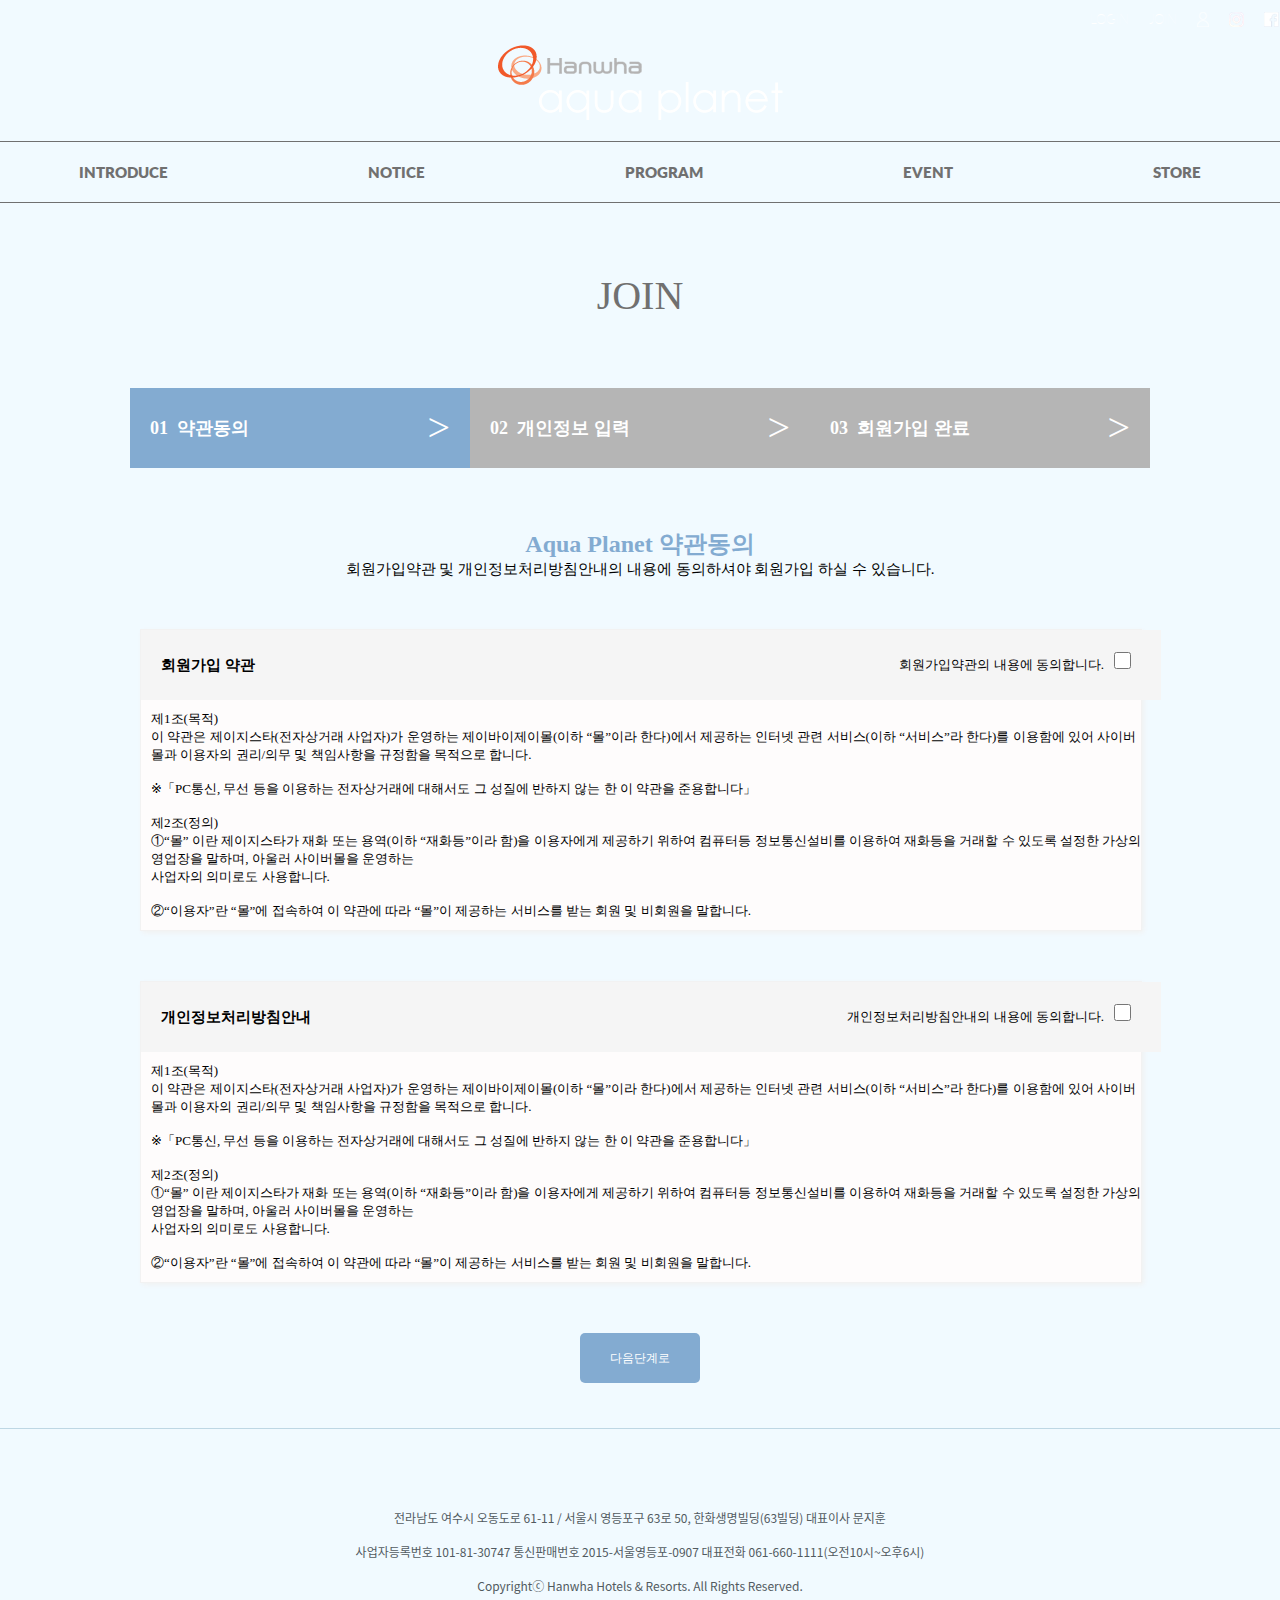
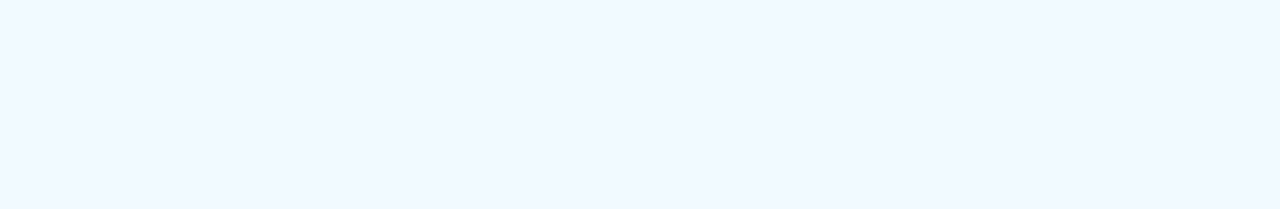
<file: join.html>
﻿<!doctype html>
<html lang="en">
<head>
    <meta charset="UTF-8">
    <title>회원가입</title>
    <script src="jquery-1.11.3.min.js"></script>
    <script src="jquery-ui-1.10.3.custom.min.js"></script>
    <link href="css/join.css" type="text/css" rel="stylesheet" />
    <script src="js/join.js"></script>
</head>
<body>
    <div id="total">
        <div class="right">
            <ul>
                <li><a href="#" class="log">LOGIN</a></li>
                <li><a href="#" class="join">JOIN</a></li>
                <li>
                    <a href="#">
                        <img src="img/icon/my.png" />
                    </a>
                </li>
                <li>
                    <a href="#">
                        <img src="img/icon/insta.png" />
                    </a>
                </li>
                <li>
                    <a href="#">
                        <img src="img/icon/facebook.png" />
                    </a>
                </li>
            </ul>
        </div>

        <div class="logo">
            <a href="index.html">
                <img src="img/logo.png" />
            </a>
        </div>

        <!--nav -->
        <div id="nav">
            <ul>
                <li><a href="subintro.html">INTRODUCE</a></li>
                <li><a href="#">NOTICE</a></li>
                <li><a href="subprogram.html">PROGRAM</a></li>
                <li><a href="subevent.html">EVENT</a></li>
                <li><a href="#">STORE</a></li>
            </ul>
        </div>

        <!--nav -->

        <h1>JOIN</h1>

        <div id="step">
            <ul class="step">
                <li><a href="#"><p>01&nbsp;&nbsp;약관동의 <span>></span> <p></a></li>
                <li><a href="#"><p>02&nbsp;&nbsp;개인정보 입력 <span>></span><p></a></li>
                <li><a href="#"><p>03&nbsp;&nbsp;회원가입 완료 <span>></span> <p></a></li>
            </ul>
        </div>


        <div id="step1">
            <h2>Aqua Planet 약관동의</h2>
            <p class="txt">회원가입약관 및 개인정보처리방침안내의 내용에 동의하셔야 회원가입 하실 수 있습니다.</p>

            <div class="check">
                <ul><li>회원가입 약관</li><li>회원가입약관의 내용에 동의합니다.<input type="checkbox"></li></ul>
                <p>
                    제1조(목적)<br />
                    이 약관은 제이지스타(전자상거래 사업자)가 운영하는 제이바이제이몰(이하 “몰”이라 한다)에서 제공하는 인터넷 관련 서비스(이하 “서비스”라 한다)를 이용함에 있어 사이버 몰과 이용자의 권리/의무 및 책임사항을 규정함을 목적으로 합니다.<br />
                    <br />
                    ※「PC통신, 무선 등을 이용하는 전자상거래에 대해서도 그 성질에 반하지 않는 한 이 약관을 준용합니다」<br />
                    <br />
                    제2조(정의)<br />
                    ①“몰” 이란 제이지스타가 재화 또는 용역(이하 “재화등”이라 함)을 이용자에게 제공하기 위하여 컴퓨터등 정보통신설비를 이용하여 재화등을 거래할 수 있도록 설정한 가상의 영업장을 말하며, 아울러 사이버몰을 운영하는 <br />사업자의 의미로도 사용합니다.<br />
                    <br />
                    ②“이용자”란 “몰”에 접속하여 이 약관에 따라 “몰”이 제공하는 서비스를 받는 회원 및 비회원을 말합니다.<br />
                    <br />
                    ③ ‘회원’이라 함은 “몰”에 개인정보를 제공하여 회원등록을 한 자로서, “몰”의 정보를 지속적으로 제공받으며, “몰”이 제공하는 서비스를 계속적으로 이용할 수 있는 자를 말합니다.<br />
                    <br />
                    ④ ‘비회원’이라 함은 회원에 가입하지 않고 “몰”이 제공하는 서비스를 이용하는 자를 말합니다.<br />
                    <br />
                    제3조 (약관등의 명시와 설명 및 개정) <br />
                    ① “몰”은 이 약관의 내용과 상호 및 대표자 성명, 영업소 소재지 주소(소비자의 불만을 처리할 수 있는 곳의 주소를 포함), 전화번호?모사전송번호?전자우편주소, 사업자등록번호, 통신판매업신고번호, 개인정보관리책<br />임자등을 이용자가 쉽게 알 수 있도록 00 사이버몰의 초기 서비스화면(전면)에 게시합니다. 다만, 약관의 내용은 이용자가 연결화면을 통하여 볼 수 있도록 할 수 있습니다.<br />

                    ② “몰은 이용자가 약관에 동의하기에 앞서 약관에 정하여져 있는 내용 중 청약철회/배송책임/환불조건 등과 같은 중요한 내용을 이용자가 이해할 수 있도록 별도의 연결화면 또는 팝업화면 등을 제공하<br />여 이용자의 확인을 구하여야 합니다.
                    <br />
                    ③ “몰”은 전자상거래등에서의소비자보호에관한법률, 약관의규제에관한법률, 전자거래기본법, 전자서명법, 정보통신망이용촉진등에관한법률, 방문판매등에관한법률, 소비자보호법 등 관련법을 위배하지 않는 <br />br/>범위에서 이 약관을 개정할 수 있습니다.<br />
                    <br />
                    ④ “몰”이 약관을 개정할 경우에는 적용일자 및 개정사유를 명시하여 현행약관과 함께 몰의 초기화면에 그 적용일자 7일이전부터 적용일자 전일까지 공지합니다.<br />
                    다만, 이용자에게 불리하게 약관내용을 변경하는 경우에는 최소한 30일 이상의 사전 유예기간을 두고 공지합니다. 이 경우 "몰“은 개정전 내용과 개정후 내용을 명확하게 비교하여 이용자가 알기 쉽도록 표시합니다. <br />
                    <br />
                    ⑤ “몰”이 약관을 개정할 경우에는 그 개정약관은 그 적용일자 이후에 체결되는 계약에만 적용되고 그 이전에 이미 체결된 계약에 대해서는 개정전의 약관조항이 그대로 적용됩니다. 다만 이미 계약을 체결한 이용자가<br /> 개정약관 조항의 적용을 받기를 원하는 뜻을 제3항에 의한 개정약관의 공지기간내에 ‘몰“에 송신하여 ”몰“의 동의를 받은 경우에는 개정약관 조항이 적용됩니다.<br />
                    <br />
                    ⑥ 이 약관에서 정하지 아니한 사항과 이 약관의 해석에 관하여는 전자상거래등에서의소비자보호에관한법률, 약관의규제등에관한법률, 공정거래위원회가 정하는 전자상거래등에서의소비자보호지침 및 관계법령 또는 <br />상관례에 따릅니다.
                    <br />
                    제4조(서비스의 제공 및 변경) <br />
                    ① “몰”은 다음과 같은 업무를 수<br />행합니다.
                    1. 재화 또는 용역에 대한 정보 제공 및 구매계약의 체결
                    2. 구매계약이 체결된 재화 또는 용역의 배송<br />
                    3. 기타 “몰”이 정하는 업무
                    <br />
                    ②“몰”은 재화 또는 용역의 품절 또는 기술적 사양의 변경 등의 경우에는 장차 체결되는 계약에 의<br />해 제공할 재화 또는 용역의 내용을 변경할 수 있습니다. 이 경우에는 변경된 재화 또는 용역의 내용 및 제공일자를 명시하여 현재의 재화 또는 용역의 내용을 게시한 곳에 즉시 공지합니다.<br />

                    ③“몰”이 제공하기로 이용자와 계약을 체결한 서비스의 내용을 재화등의 품절 <br />또는 기술적 사양의 변경 등의 사유로 변경할 경우에는 그 사유를 이용자에게 통지 가능한 주소로 즉시 통지합니다.

                    ④전항의 경우 “몰”은 이로 인하여 이용자가 입은 손해를 배상합<br />니다. 다만, “몰”이 고의 또는 과실이 없음을 입증하는 경우에는 그러하지 아니합니다.
                </p>
            </div>


            <div class="check">
                <ul><li>개인정보처리방침안내</li><li>개인정보처리방침안내의 내용에 동의합니다.<input type="checkbox"></li></ul>
                <p>
                    제1조(목적)<br />
                    이 약관은 제이지스타(전자상거래 사업자)가 운영하는 제이바이제이몰(이하 “몰”이라 한다)에서 제공하는 인터넷 관련 서비스(이하 “서비스”라 한다)를 이용함에 있어 사이버 몰과 이용자의 권리/의무 및 책임사항을 규정함을 목적으로 합니다.<br />
                    <br />
                    ※「PC통신, 무선 등을 이용하는 전자상거래에 대해서도 그 성질에 반하지 않는 한 이 약관을 준용합니다」<br />
                    <br />
                    제2조(정의)<br />
                    ①“몰” 이란 제이지스타가 재화 또는 용역(이하 “재화등”이라 함)을 이용자에게 제공하기 위하여 컴퓨터등 정보통신설비를 이용하여 재화등을 거래할 수 있도록 설정한 가상의 영업장을 말하며, 아울러 사이버몰을 운영하는 <br />사업자의 의미로도 사용합니다.<br />
                    <br />
                    ②“이용자”란 “몰”에 접속하여 이 약관에 따라 “몰”이 제공하는 서비스를 받는 회원 및 비회원을 말합니다.<br />
                    <br />
                    ③ ‘회원’이라 함은 “몰”에 개인정보를 제공하여 회원등록을 한 자로서, “몰”의 정보를 지속적으로 제공받으며, “몰”이 제공하는 서비스를 계속적으로 이용할 수 있는 자를 말합니다.<br />
                    <br />
                    ④ ‘비회원’이라 함은 회원에 가입하지 않고 “몰”이 제공하는 서비스를 이용하는 자를 말합니다.<br />
                    <br />
                    제3조 (약관등의 명시와 설명 및 개정) <br />
                    ① “몰”은 이 약관의 내용과 상호 및 대표자 성명, 영업소 소재지 주소(소비자의 불만을 처리할 수 있는 곳의 주소를 포함), 전화번호?모사전송번호?전자우편주소, 사업자등록번호, 통신판매업신고번호, 개인정보관리책<br />임자등을 이용자가 쉽게 알 수 있도록 00 사이버몰의 초기 서비스화면(전면)에 게시합니다. 다만, 약관의 내용은 이용자가 연결화면을 통하여 볼 수 있도록 할 수 있습니다.<br />

                    ② “몰은 이용자가 약관에 동의하기에 앞서 약관에 정하여져 있는 내용 중 청약철회/배송책임/환불조건 등과 같은 중요한 내용을 이용자가 이해할 수 있도록 별도의 연결화면 또는 팝업화면 등을 제공하<br />여 이용자의 확인을 구하여야 합니다.
                    <br />
                    ③ “몰”은 전자상거래등에서의소비자보호에관한법률, 약관의규제에관한법률, 전자거래기본법, 전자서명법, 정보통신망이용촉진등에관한법률, 방문판매등에관한법률, 소비자보호법 등 관련법을 위배하지 않는 <br />br/>범위에서 이 약관을 개정할 수 있습니다.<br />
                    <br />
                    ④ “몰”이 약관을 개정할 경우에는 적용일자 및 개정사유를 명시하여 현행약관과 함께 몰의 초기화면에 그 적용일자 7일이전부터 적용일자 전일까지 공지합니다.<br />
                    다만, 이용자에게 불리하게 약관내용을 변경하는 경우에는 최소한 30일 이상의 사전 유예기간을 두고 공지합니다. 이 경우 "몰“은 개정전 내용과 개정후 내용을 명확하게 비교하여 이용자가 알기 쉽도록 표시합니다. <br />
                    <br />
                    ⑤ “몰”이 약관을 개정할 경우에는 그 개정약관은 그 적용일자 이후에 체결되는 계약에만 적용되고 그 이전에 이미 체결된 계약에 대해서는 개정전의 약관조항이 그대로 적용됩니다. 다만 이미 계약을 체결한 이용자가<br /> 개정약관 조항의 적용을 받기를 원하는 뜻을 제3항에 의한 개정약관의 공지기간내에 ‘몰“에 송신하여 ”몰“의 동의를 받은 경우에는 개정약관 조항이 적용됩니다.<br />
                    <br />
                    ⑥ 이 약관에서 정하지 아니한 사항과 이 약관의 해석에 관하여는 전자상거래등에서의소비자보호에관한법률, 약관의규제등에관한법률, 공정거래위원회가 정하는 전자상거래등에서의소비자보호지침 및 관계법령 또는 <br />상관례에 따릅니다.
                    <br />
                    제4조(서비스의 제공 및 변경) <br />
                    ① “몰”은 다음과 같은 업무를 수<br />행합니다.
                    1. 재화 또는 용역에 대한 정보 제공 및 구매계약의 체결
                    2. 구매계약이 체결된 재화 또는 용역의 배송<br />
                    3. 기타 “몰”이 정하는 업무
                    <br />
                    ②“몰”은 재화 또는 용역의 품절 또는 기술적 사양의 변경 등의 경우에는 장차 체결되는 계약에 의<br />해 제공할 재화 또는 용역의 내용을 변경할 수 있습니다. 이 경우에는 변경된 재화 또는 용역의 내용 및 제공일자를 명시하여 현재의 재화 또는 용역의 내용을 게시한 곳에 즉시 공지합니다.<br />

                    ③“몰”이 제공하기로 이용자와 계약을 체결한 서비스의 내용을 재화등의 품절 <br />또는 기술적 사양의 변경 등의 사유로 변경할 경우에는 그 사유를 이용자에게 통지 가능한 주소로 즉시 통지합니다.

                    ④전항의 경우 “몰”은 이로 인하여 이용자가 입은 손해를 배상합<br />니다. 다만, “몰”이 고의 또는 과실이 없음을 입증하는 경우에는 그러하지 아니합니다.
                </p>
            </div>


            <input type="submit" value="다음단계로" class="next" />
        </div>
    <div id="step2">
        <form action="insert_user.jsp" method="post">
            <ul>

                <li>
                    <label>- 아이디</label>
                    <input type="text" name="id" placeholder="영문자, 숫자, _만 입력 가능. 최소 3자 이상 입력하세요" />
                </li>

                <li>
                    <label>- 비밀번호</label>
                    <input type="password" name="pw" placeholder="6~12이내의 영문, 숫자를 조합하여 입력해주세요" />
                </li>

                <li>
                    <label>- 비밀번호 확인</label>
                    <input type="password" placeholder="비밀번호를 재입력 해주세요" />
                </li>

                <li>
                    <label>- 이름</label>
                    <input type="text" name="name" placeholder="이름" />
                </li>

                <li>
                    <label>- 나이</label>
                    <input type="text" name="age" placeholder="나이" />
                </li>

                <li>
                    <label>- 성별</label>
                    <input type="text" name="gender" placeholder="남자는 1, 여자는 2 입력" />
                </li>

                <li>
                    <label>- 직업</label>
                    <input type="text" name="job" placeholder="직업" />
                </li>
            </ul>

            <div id=btn>
                <button class="next1">뒤로</button>
                <input type="submit" class="next2" value="제출">
            </div>
        </form>
    </div>

    <div id="step3"></div>
            
        <!--footer-->
        <footer>
            <p>
                전라남도 여수시 오동도로 61-11 / 서울시 영등포구 63로 50, 한화생명빌딩(63빌딩) 대표이사 문지훈<br />
                <br />
                사업자등록번호 101-81-30747 통신판매번호 2015-서울영등포-0907 대표전화 061-660-1111(오전10시~오후6시)<br />
                <br />
                Copyrightⓒ Hanwha Hotels & Resorts. All Rights Reserved.
            </p>
        </footer>
        <!--footer-->

    </div>
</body>
</html>
</file>
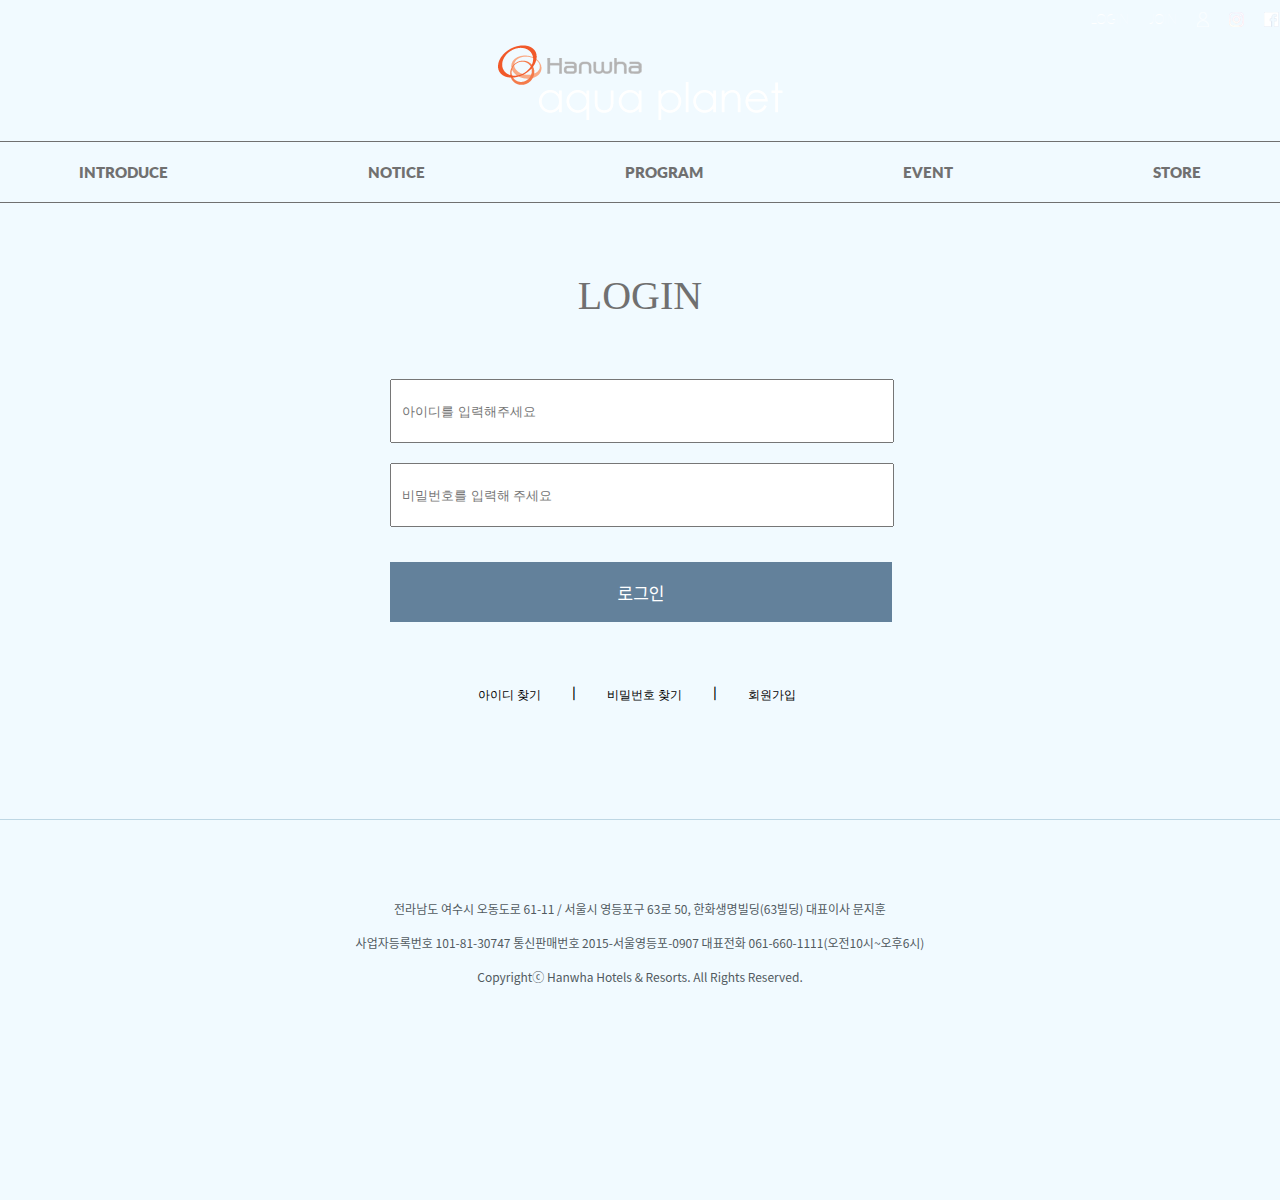
<file: login.html>
﻿<!DOCTYPE html>

<html lang="en" xmlns="http://www.w3.org/1999/xhtml">
<head>
    <meta charset="utf-8" />
    <title></title>
    <link href="css/login.css" rel="stylesheet" type="text/css" />
</head>
<body>
    <div id="total">
        <div class="right">
            <ul>
                <li><a href="#" class="log">LOGIN</a></li>
                <li><a href="#" class="join">JOIN</a></li>
                <li>
                    <a href="#">
                        <img src="img/icon/my.png" />
                    </a>
                </li>
                <li>
                    <a href="#">
                        <img src="img/icon/insta.png" />
                    </a>
                </li>
                <li>
                    <a href="#">
                        <img src="img/icon/facebook.png" />
                    </a>
                </li>
            </ul>
        </div>

        <div class="logo">
            <a href="index.html">
                <img src="img/logo.png" />
            </a>
        </div>

        <!--nav -->
        <div id="nav">
            <ul>
                <li><a href="subintro.html">INTRODUCE</a></li>
                <li><a href="#">NOTICE</a></li>
                <li><a href="subprogram.html">PROGRAM</a></li>
                <li><a href="subevent.html">EVENT</a></li>
                <li><a href="#">STORE</a></li>
            </ul>
        </div>
        <!--nav -->
        
        <h1>LOGIN</h1>

<div id="main">
<form method="post" action="loginaction.jsp">
	<input type="text" placeholder="아이디를 입력해주세요" name="id" class="id"/>
	<input type="password" placeholder="비밀번호를 입력해 주세요" name="pw" class="pw"/>
	<input type="submit" value="로그인" class="login"/>
	</form>
</div>

<ul id="sub">
	<li><a href="#">아이디 찾기</a></li>
	<li> ㅣ </li>
	<li><a href="#">비밀번호 찾기</a></li>
	<li> ㅣ </li>
	<li><a href="#">회원가입</a></li>
</ul>

        <footer>
            <p>
                전라남도 여수시 오동도로 61-11 / 서울시 영등포구 63로 50, 한화생명빌딩(63빌딩) 대표이사 문지훈<br />
                <br />
                사업자등록번호 101-81-30747 통신판매번호 2015-서울영등포-0907 대표전화 061-660-1111(오전10시~오후6시)<br />
                <br />
                Copyrightⓒ Hanwha Hotels & Resorts. All Rights Reserved.
            </p>
        </footer>
    </div>
</body>
</html>
</file>
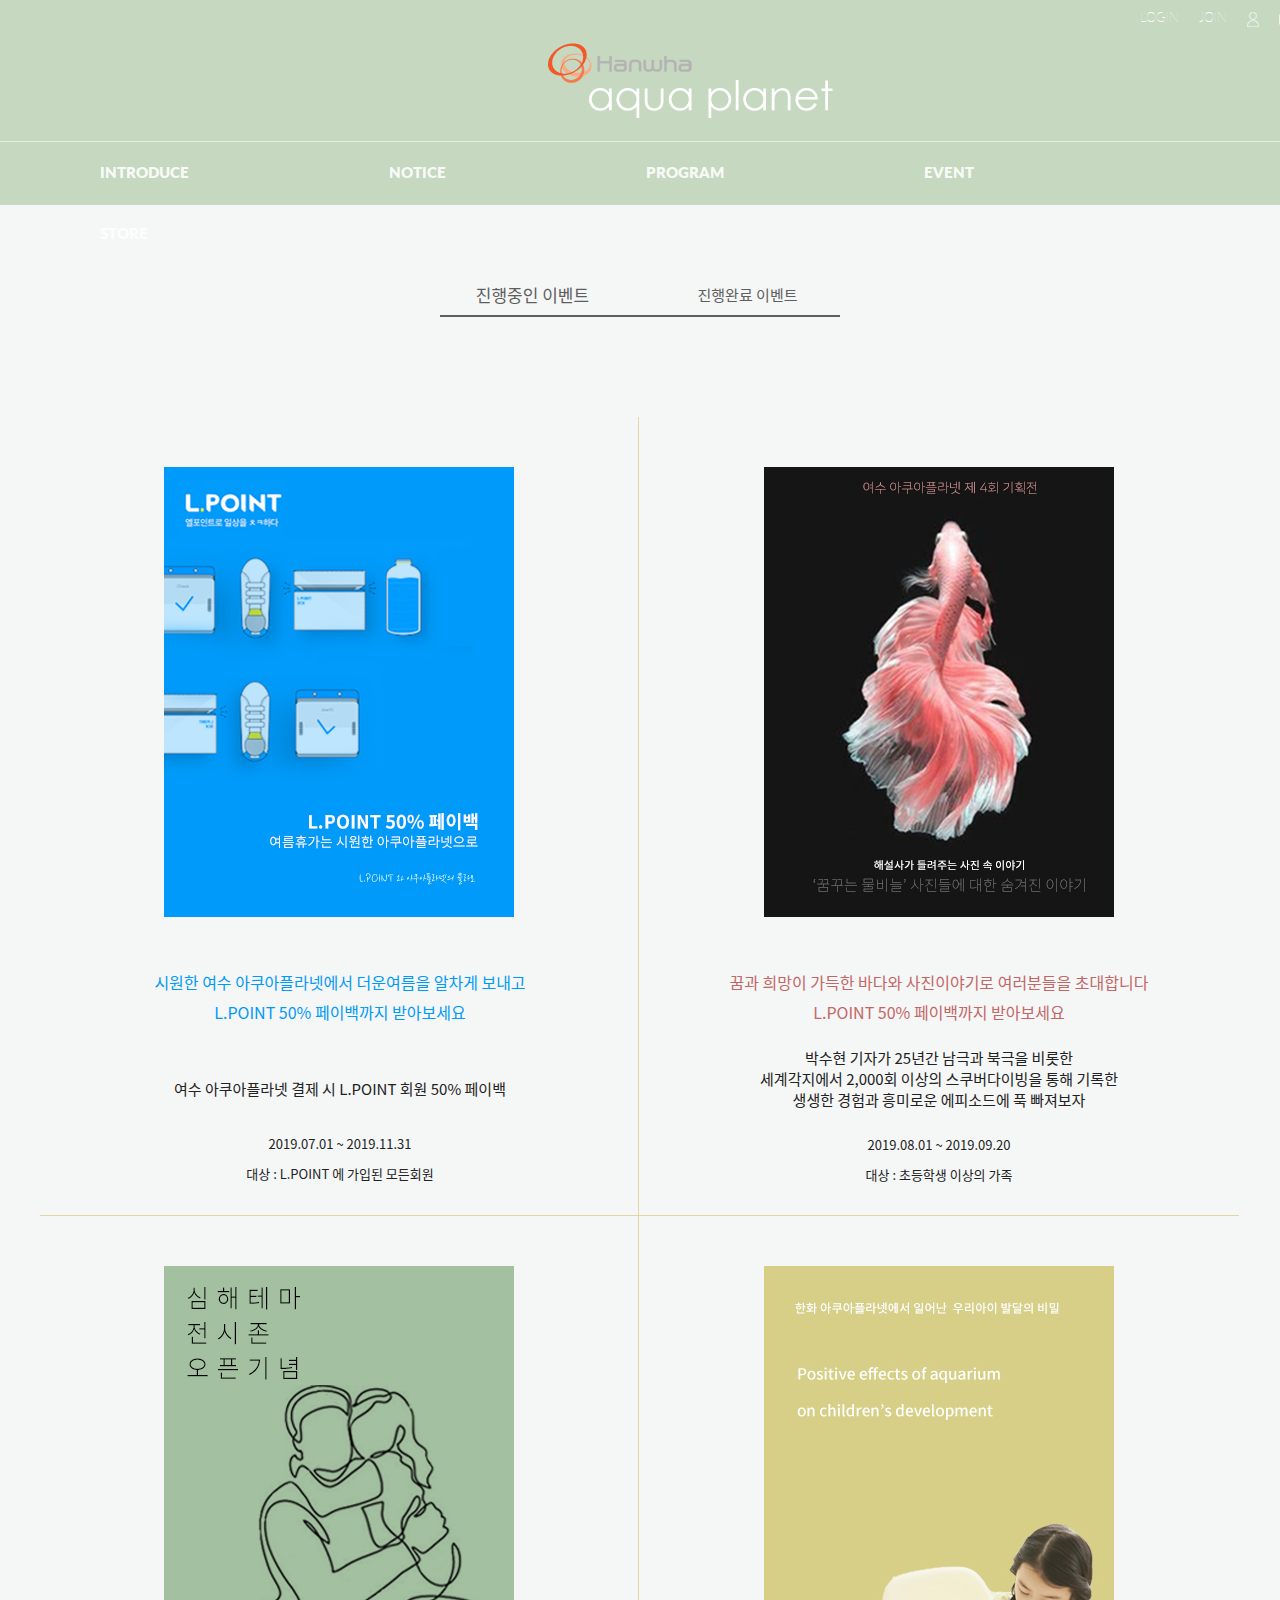
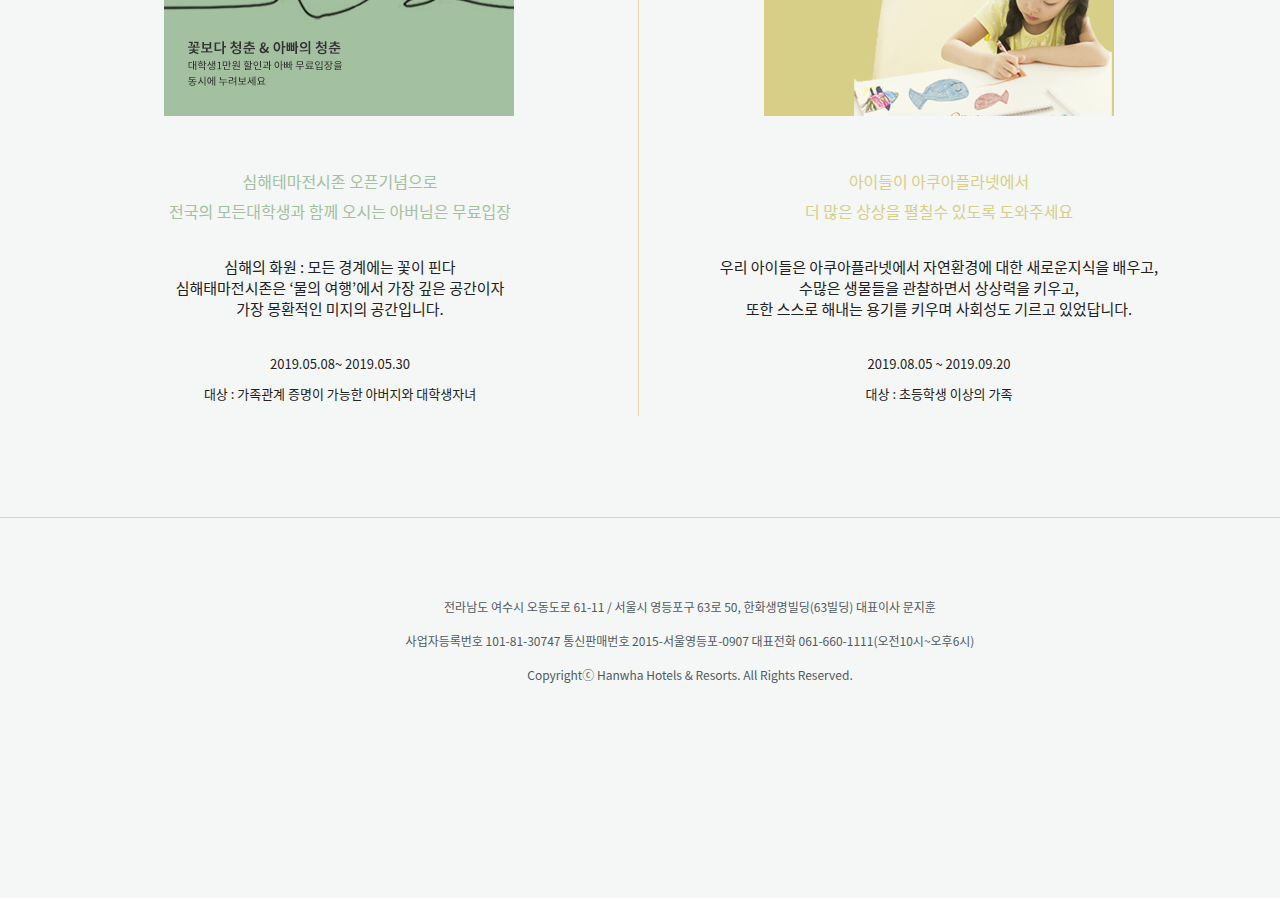
<file: subevent.html>
﻿<!DOCTYPE html>

<html lang="en" xmlns="http://www.w3.org/1999/xhtml">
<head>
    <meta charset="utf-8" />
    <title></title>
    <link href="css/subevent.css" rel="stylesheet" type="text/css" />
    
</head>
<body>
    <!--header-->
    <div id="top">
        <div class="right">
                <ul>
                    <li><a href="#" class="log">LOGIN</a></li>
                    <li><a href="#" class="join">JOIN</a></li>
                    <li>
                        <a href="#">
                            <img src="img/icon/my.png" />
                        </a>
                    </li>
                    <li>
                        <a href="#">
                            <img src="img/icon/insta.png" />
                        </a>
                    </li>
                    <li>
                        <a href="#">
                            <img src="img/icon/facebook.png" />
                        </a>
                    </li>
                </ul>
            </div>

            <div class="logo"><a href="index.html">
                <img src="img/logo.png" /></a></div>

            <!--nav -->
            <div id="nav">
                <ul>
                    <li><a href="subintro.html">INTRODUCE</a></li>
                    <li><a href="#">NOTICE</a></li>
                    <li><a href="subprogram.html">PROGRAM</a></li>
                    <li><a href="subevent.html">EVENT</a></li>
                    <li><a href="#">STORE</a></li>
                </ul>
            </div>
            <!--nav -->
    </div>
    <!--header-->
    
    <!--menu-->
    <ul id="menu">
        <li><a href="#null">진행중인 이벤트</a></li>
        <li><a href="#null">진행완료 이벤트</a></li>
    </ul>
    <!--menu-->
    

    <!--event-->

    <div id="event">
        <div class="e1">
            <img src="img/event/e1.jpg" />
            <div class="txt">
                <h3> 시원한 여수 아쿠아플라넷에서 더운여름을 알차게 보내고<br />L.POINT 50% 페이백까지 받아보세요</h3>
                <p class="middle"><Br />여수 아쿠아플라넷 결제 시 L.POINT 회원 50% 페이백<Br /></p>
                <p class="botm">2019.07.01 ~ 2019.11.31<br/>대상 : L.POINT 에 가입된 모든회원 </p>
            </div>
        </div>

        <div class="e2">
            <img src="img/event/e2.jpg" />
            <div class="txt">
                <h3> 꿈과 희망이 가득한 바다와 사진이야기로 여러분들을 초대합니다<br />L.POINT 50% 페이백까지 받아보세요</h3>
                <p class="middle1">박수현 기자가 25년간 남극과 북극을 비롯한<br />세계각지에서 2,000회 이상의 스쿠버다이빙을 통해 기록한 <br />생생한 경험과 흥미로운 에피소드에 푹 빠져보자</p>
                <p class="botm">2019.08.01 ~ 2019.09.20<br/>대상 : 초등학생 이상의 가족 </p>
            </div>
        </div>

        <div class="e3">
            <img src="img/event/e3.jpg" />
            <div class="txt">
                <h3>심해테마전시존 오픈기념으로 <br />전국의 모든대학생과 함께 오시는 아버님은 무료입장 </h3>
                <p class="middle">심해의 화원 : 모든 경계에는 꽃이 핀다<br />심해태마전시존은 ‘물의 여행’에서 가장 깊은 공간이자<br /> 가장 몽환적인 미지의 공간입니다. </p>
                <p class="botm">2019.05.08~ 2019.05.30<br/>대상 : 가족관계 증명이 가능한 아버지와 대학생자녀</p>
            </div>
        </div>

        <div class="e4">
            <img src="img/event/e4.jpg" />
            <div class="txt">
                <h3> 아이들이 아쿠아플라넷에서<br/>더 많은 상상을 펼칠수 있도록 도와주세요</h3>
                <p class="middle">우리 아이들은 아쿠아플라넷에서 자연환경에 대한 새로운지식을 배우고,<br/>수많은 생물들을 관찰하면서 상상력을 키우고,<br/>또한 스스로 해내는 용기를 키우며 사회성도 기르고 있었답니다. </p>
                <p class="botm">2019.08.05 ~ 2019.09.20<br/>대상 : 초등학생 이상의 가족</p>
            </div>
        </div>
    </div>
    <!--event-->

    <!--footer-->
        <footer>
            <p>
                전라남도 여수시 오동도로 61-11 / 서울시 영등포구 63로 50, 한화생명빌딩(63빌딩) 대표이사 문지훈<br /><br />
                사업자등록번호 101-81-30747 통신판매번호 2015-서울영등포-0907 대표전화 061-660-1111(오전10시~오후6시)<br /><br />
                Copyrightⓒ Hanwha Hotels & Resorts. All Rights Reserved.
            </p>
        </footer>
        <!--footer-->

</body>
</html>
</file>
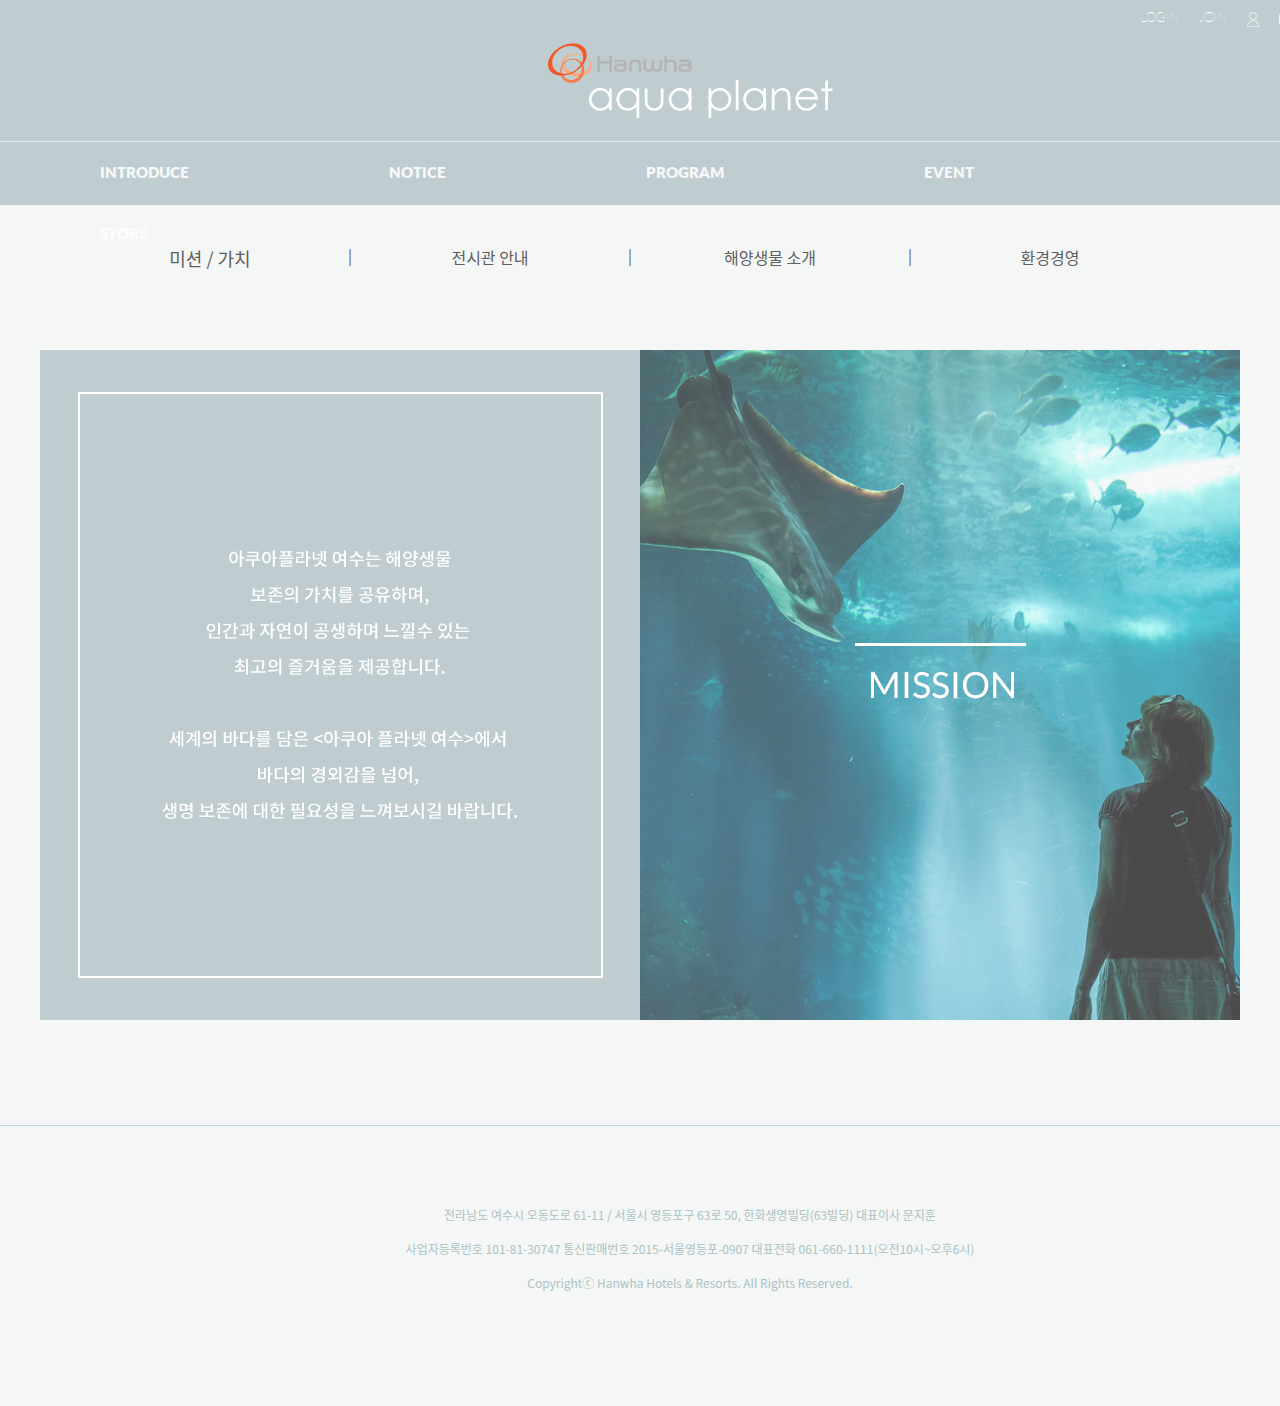
<file: subintro.html>
﻿<!DOCTYPE html>

<html lang="en" xmlns="http://www.w3.org/1999/xhtml">
<head>
    <meta charset="utf-8" />
    <title></title>
    <link href="css/subintro.css" rel="stylesheet" type="text/css" />
    <script src="jquery-1.11.3.min.js"></script>
    <script src="js/jsintro.js"></script>
    <script src="jquery-ui-1.10.3.custom.min.js"></script>
</head>
<body>
    <!--header-->
    <div id="top">
        <div class="right">
            <ul>
                <li><a href="#" class="log">LOGIN</a></li>
                <li><a href="#" class="join">JOIN</a></li>
                <li>
                    <a href="#">
                        <img src="img/icon/my.png" />
                    </a>
                </li>
                <li>
                    <a href="#">
                        <img src="img/icon/insta.png" />
                    </a>
                </li>
                <li>
                    <a href="#">
                        <img src="img/icon/facebook.png" />
                    </a>
                </li>
            </ul>
        </div>

        <div class="logo">
            <a href="index.html">
                <img src="img/logo.png" />
            </a>
        </div>

        <!--nav -->
        <div id="nav">
            <ul>
                <li><a href="subintro.html">INTRODUCE</a></li>
                <li><a href="#">NOTICE</a></li>
                <li><a href="subprogram.html">PROGRAM</a></li>
                <li><a href="subevent.html">EVENT</a></li>
                <li><a href="#">STORE</a></li>
            </ul>
        </div>
        <!--nav -->
    </div>
    <!--header-->

    <!--menu-->
    <ul id="menu">
        <li><a href="#null" class="mission_btn">미션 / 가치</a></li>
        <li>|</li>
        <li><a href="#null" class="space_btn">전시관 안내</a></li>
        <li>|</li>
        <li><a href="#null" class="fish_btn">해양생물 소개</a></li>
        <li>|</li>
        <li><a href="#null" class="business_btn">환경경영</a></li>
    </ul>
    <!--menu-->

    <!--i1-->
    <div id="i1">
        <div class="left">
            <img src="img/missiontxt.png" class="txt" />
            <img src="img/value.png" class="title" />
        </div>

        <div class="right">
            <img src="img/valuetxt.png" class="txt" />
            <img src="img/mission.png" class="title" />
        </div>
    </div>
    <!--i1-->


    <!--i2-->
    <img src="img/museum.jpg" class="bg" />
    <div id="i2">

        <div class="floor">
            <a href="#null" class="2f">2F</a>
            <p>-</p>
            <a href="#null" class="3f">3F</a>
        </div>

        <div id="map1">
            <img src="img/map1.png" />
            <div class="txt">
                <div class="txt1">
                    <h2>MARINE LIFE ZONE</h2>
                    <p>&nbsp;South East Sea Creature</p>
                    <p>Coral Reef</p>
                </div>

                <div class="txt2">
                    <h2>AMAZONE</h2>
                    <p>Piranha</p>
                    <p>Land Creature</p>
                </div>

                <div class="txt3">
                    <h2>MAMMALE ZONE</h2>
                    <p>Dolphin</p>
                    <p>Seal</p>
                </div>
            </div>

            <div class="f1"></div>
            <div class="f2"></div>
            <div class="f3"></div>
        </div>


        <div id="map2">
            <img src="img/map2.png" />
            <div class="txt">
                <div class="txt1">
                    <h2>AQUA FOREST ZONE</h2>
                    <p>Mediterranean Sea Creature</p>
                    <p>Red Sea Creature</p>
                </div>

                <div class="txt2">
                    <h2>OCEAN LIFE ZONE</h2>
                    <p>Atlantic Ocean Creature</p>
                    <p>Caribbean Sea Creature</p>
                </div>

                <div class="txt3">
                    <h2>BELUGA ZONE</h2>
                    <p>Beluga Tank</p>
                </div>
            </div>

            <div class="f1"></div>
            <div class="f2"></div>
            <div class="f3"></div>
        </div>

    </div>
    <!--i2-->

    <!--footer-->
    <footer>
        <p>
            전라남도 여수시 오동도로 61-11 / 서울시 영등포구 63로 50, 한화생명빌딩(63빌딩) 대표이사 문지훈<br />
            <br />
            사업자등록번호 101-81-30747 통신판매번호 2015-서울영등포-0907 대표전화 061-660-1111(오전10시~오후6시)<br />
            <br />
            Copyrightⓒ Hanwha Hotels & Resorts. All Rights Reserved.
        </p>
    </footer>
    <!--footer-->
</body>
</html>
</file>
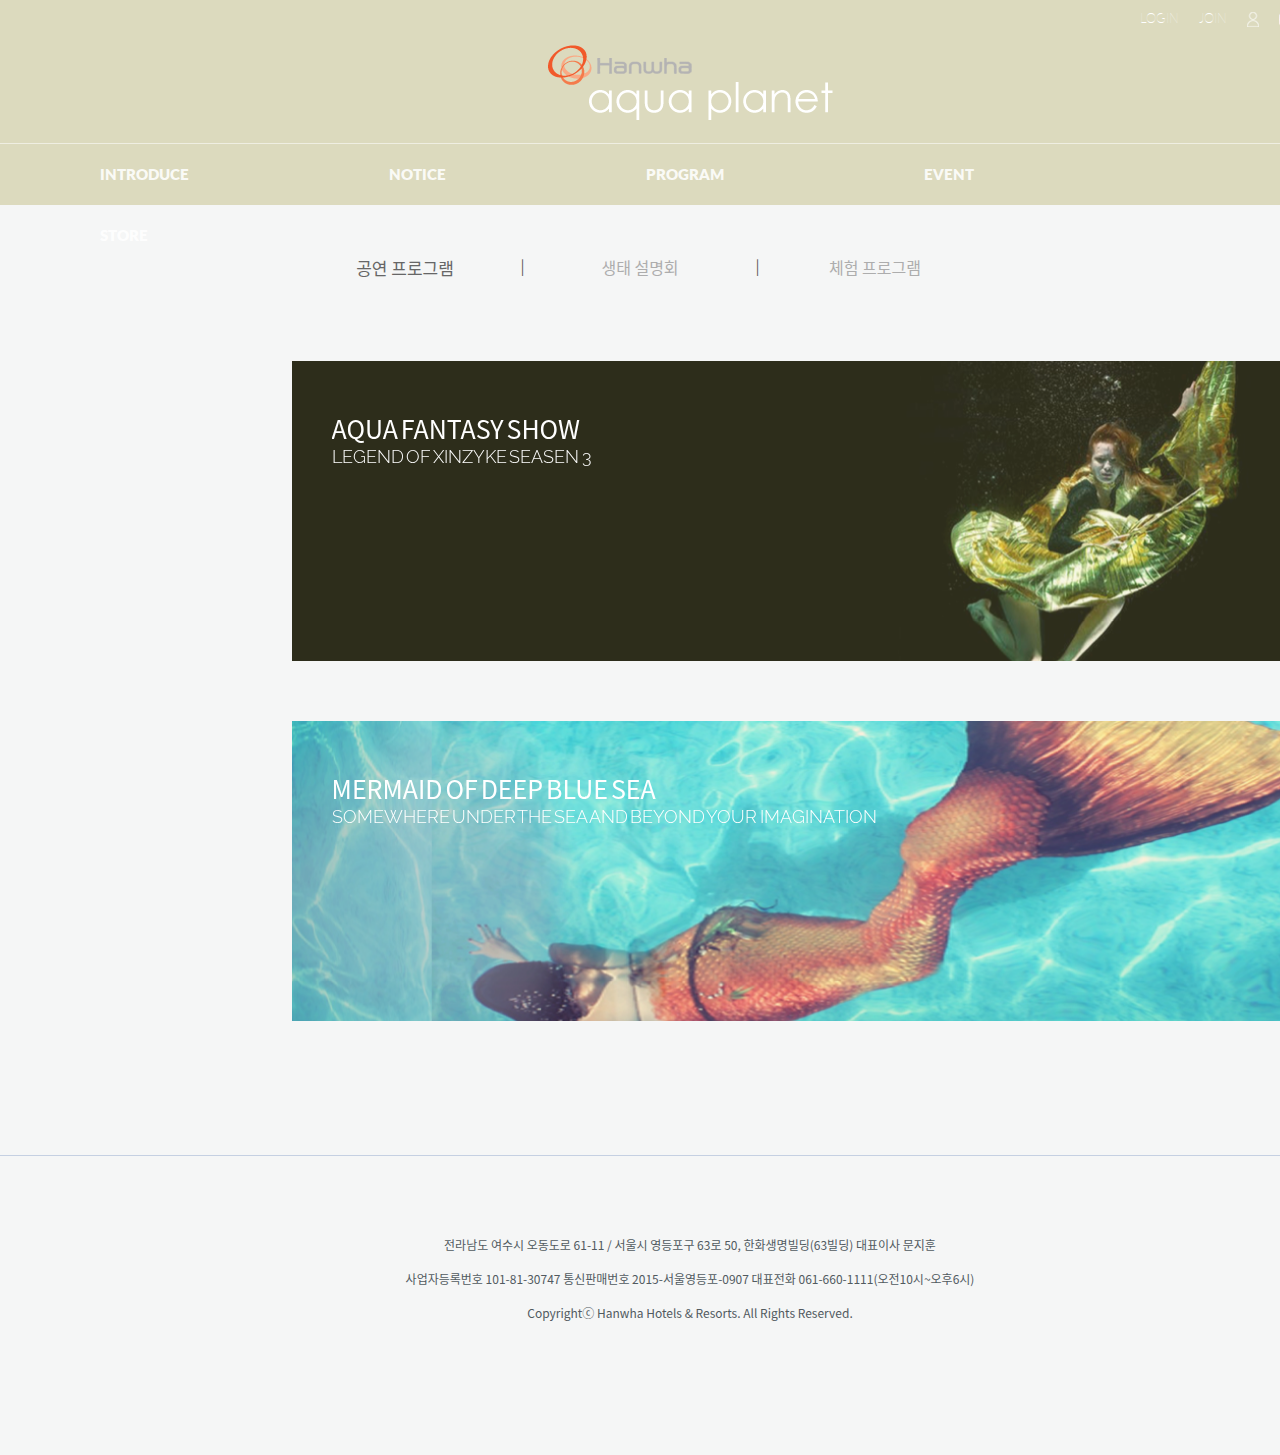
<file: subprogram.html>
﻿<!DOCTYPE html>

<html lang="en" xmlns="http://www.w3.org/1999/xhtml">
<head>
    <meta charset="utf-8" />
    <title></title>
    <link href="css/subprogram.css" rel="stylesheet" type="text/css" />
    <link rel="shortcut icon" href="../favicon.ico"/>
    <link href='http://fonts.googleapis.com/css?family=Raleway:400,800,300' rel='stylesheet' type='text/css'/>
    <link rel="stylesheet" type="text/css" href="css/normalize.css" />
    <link rel="stylesheet" type="text/css" href="css/demo.css" />
    <link rel="stylesheet" type="text/css" href="css/setprogram.css" />
    <script src="jquery-1.11.3.min.js"></script>
    <script src="jquery-ui-1.10.3.custom.min.js"></script>
    <script src="js/scriptProgram.js" ></script>
</head>
<body>
    <!--header-->
    <div id="top">
        <div class="right">
            <ul>
                <li><a href="#" class="log">LOGIN</a></li>
                <li><a href="#" class="join">JOIN</a></li>
                <li>
                    <a href="#">
                        <img src="img/icon/my.png" />
                    </a>
                </li>
                <li>
                    <a href="#">
                        <img src="img/icon/insta.png" />
                    </a>
                </li>
                <li>
                    <a href="#">
                        <img src="img/icon/facebook.png" />
                    </a>
                </li>
            </ul>
        </div>

        <div class="logo">
            <a href="index.html">
                <img src="img/logo.png" />
            </a>
        </div>

        <!--nav -->
        <div id="nav">
            <ul>
                <li><a href="subintro.html">INTRODUCE</a></li>
                <li><a href="#">NOTICE</a></li>
                <li><a href="subprogram.html">PROGRAM</a></li>
                <li><a href="subevent.html">EVENT</a></li>
                <li><a href="#">STORE</a></li>
            </ul>
        </div>
        <!--nav -->
    </div>
    <!--header-->

    <!--menu-->
    <ul id="menu">
        <li><a href="#null" class="program_btn">공연 프로그램</a></li>
        <li>|</li>
        <li><a href="#null" class="pure_btn">생태 설명회</a></li>
        <li>|</li>
        <li><a href="#null" class="do_btn">체험 프로그램</a></li>
    </ul>
    <!--menu-->

    <!--perform-->
    <div id="perform">
        <div class="grid">
            <figure class="effect-sarah">
                <img src="img/program/per1.jpg" alt="img13" />
                <figcaption>
                    <h2><span>AQUA FANTASY SHOW</span><br />LEGEND OF XINZYKE SEASEN 3</h2>
                    <p>
                        <br />여수 전설의 인어 ‘신지께’와 ‘금오(거북)’ 설화를 콜라보레이션한 수중공연<br/>
                               공간이동, 변복 등 업그레이드 된 마술과 고객들이 함께 참여하는 멀티 플레이 퍼포먼스<br />
                        <br />일 시  >  평일 PM 1:20 2:20 3:20 4:20<br />
                        장 소  >  오션라이프 메인수조</p>
                </figcaption>
            </figure>

            <figure class="effect-sarah">
                <img src="img/program/per2.jpg" alt="img13" />
                <figcaption>
                    <h2><span>MERMAID OF DEEP BLUE SEA</span><br />Somewhere under the sea and beyond
your imagination </h2>
                    <p>
                        <br />기존의 인어공주 스토리를 아이들의 시각에 맞게 각색한 콜라보레이션한 수중공연<br/>
                        공간이동, 변복 등 업그레이드 된 마술과 고객들이 함께 참여하는 멀티 플레이 퍼포먼스<br /><Br />
                        일 시  >  매주 토 일 PM 1:20 2:20 3:20 4:20<br />
                        장 소  >  오션라이프 메인수조  
                    </p>
                </figcaption>
            </figure>
        </div>
    </div>
    <!--perform-->

    <!--pure-->
    <div id="pure">
        <div class="grid">
            <figure class="effect-sarah">
                <img src="img/program/p1.jpg" alt="img13" />
                <figcaption>
                    <h2><span>AFRICAN PENGUIN SESSION</span><br />아프리카 펭귄 생태설명회</h2>
                    <p>
                        <Br />아프리카에서 살다 온  자카스 펭귄은 무엇을 먹고 자랄까요?!<br />
                        다양한 생태 설명과 함께 펭귄들의  날쌘 유영을 관람하실 수 있습니다!<br />
                        <br />일 시  >  매일 11:30  -   14:00<br />
                        장 소  >  마린라이프 2층 아프리카 펭귄 수조
                    </p>
                </figcaption>
            </figure>

            <figure class="effect-sarah">
                <img src="img/program/p2.jpg" alt="img13" />
                <figcaption>
                    <h2><span>BELUGA SESSION</span><br />벨루가 생태설명회</h2>
                    <p>
                        <br />벨루가는 고래일까요? 돌고래일까요?<br /> 벨루가들의 먹이먹는 모습과 함께 친구들의 습성에 대해서 알아보아요.<br />
                        <br />일 시  >  매주 토일 PM 1:20 2:20 3:20 4:20
                        <br />
                        장 소  >  오션라이프 메인수조
                    </p>
                </figcaption>
            </figure>

            <figure class="effect-sarah">
                <img src="img/program/p3.jpg" alt="img13" />
                <figcaption>
                    <h2><span>LUNCH TIME OF BAIKAL SEAL</span><br />바이칼 물범의 식사시간</h2>
                    <p>
                        <br />바이칼물범은 강아지를 닮은 외모를 가진 귀여운 친구랍니다!<br />동글동글 귀여운 친구들의 식사시간 함께 관람하세요~!<br /><br />
                        일 시  >  PM 1:00 4:00<br />
                        장 소  >  마린라이프 바이칼물범 수조
                    </p>
                </figcaption>
            </figure>
        </div>
    </div>
    <!--pure-->

    <!--do-->
    <div id="do">
        <div class="grid">
            <figure class="effect-sarah">
                <img src="img/program/do1.jpg" alt="img13" />
                <figcaption>
                    <h2><span>WALKING CEILING AQUARIUM</span><br />천장수조 체험</h2>
                    <p>
                        <br />고개를 위로 들어보세요 새로운 아쿠아리움이 펼쳐집니다<br />
                        이 곳에 오시면 물 속을 걷는 느낌을 경험하실수 있습니다<br/>
                        <br />금 액  >  무료<br />
                        장 소  >  마린라이프 2층 메인수조 옆
                    </p>
                </figcaption>
            </figure>

            <figure class="effect-sarah">
                <img src="img/program/do2.jpg" alt="img13" />
                <figcaption>
                    <h2><span>BE FREINDS WITH ANIMALS</span><br />간식주기 체험</h2>
                    <p>
                        <br />수달, 잉어, 프레리독, 앵무새, 삼색다람쥐, 기니피그, 사막여우 등 <br/>
                        많은 동물친구들에게 간식을 주며 친구가 되어보세요<br />
                        <br />금 액  >  1인 3,000원
                        <br />
                        장 소  >  2층 MAMMAL ZONE 옆
                    </p>
                </figcaption>
            </figure>

            <figure class="effect-sarah">
                <img src="img/program/do3.jpg" alt="img13" />
                <figcaption>
                    <h2><span>DIVING IN THE MAIN TANK</span><br />메인수조 다이빙체험</h2>
                    <p>
                        <br />다양한 바다생물들이 눈앞에서 펼쳐지는 아쿠아리움에서 특별한 추억을 남겨 보세요<br/>
                         수영을 못해도 잠수를 못해도 전문 강사가 안전하게 아름다운 수중세계를 만끽하게 해드립니다.<br /><br />
                        금 액  >  1인 56,000원~<br />
                        장 소  >  오션라이프 메인수조
                    </p>
                </figcaption>
            </figure>
        </div>
    </div>
    <!--do-->

    <footer>
        <p>
            전라남도 여수시 오동도로 61-11 / 서울시 영등포구 63로 50, 한화생명빌딩(63빌딩) 대표이사 문지훈<br />
            <br />
            사업자등록번호 101-81-30747 통신판매번호 2015-서울영등포-0907 대표전화 061-660-1111(오전10시~오후6시)<br />
            <br />
            Copyrightⓒ Hanwha Hotels & Resorts. All Rights Reserved.
        </p>
    </footer>
    <!--footer-->
    <script>
        // For Demo purposes only (show hover effect on mobile devices)
        [].slice.call(document.querySelectorAll('a[href="#"')).forEach(function (el) {
            el.addEventListener('click', function (ev) { ev.preventDefault(); });
        });
    </script>
</body>
</html>
</file>
<file: css/join.css>
﻿@import url('https://fonts.googleapis.com/css?family=Lato:100,300,300i,700,700i&display=swap');

@font-face {
    font-family: 'KCC-eunyoung';
    src: url('https://cdn.jsdelivr.net/gh/projectnoonnu/noonfonts_one@1.0/KCC-eunyoung-Regular.woff') format('woff');
    font-weight: normal;
    font-style: normal;
}

@import url('https://fonts.googleapis.com/css?family=Noto+Sans+KR:300,400,500&display=swap');
@import url('https://fonts.googleapis.com/css?family=Roboto:400,500,500i&display=swap');
@import url('https://fonts.googleapis.com/css?family=Raleway:300,400&display=swap');

* {
    padding: 0;
    margin: 0;
}

li {
    list-style: none;
}

a {
    text-decoration: none;
}

body {
    background-color: #f1faff;
}

#total {
    width: 1380px;
    position: absolute;
    left: 50%;
    margin-left: -690px;
    z-index: 999;
    height: 1100px;
}

    #total .right {
        margin: 0 auto;
        width: 1380px;
        height: 15px;
        margin-top: 10px;
    }

        #total .right ul {
            float: right;
            width: 260px;
            height: 15px;
            text-align: center;
        }

        #total .right li {
            float: left;
            padding-left: 20px;
        }

            #total .right li:nth-child(1) a {
                color: #fff;
                font-family: 'Lato';
                font-weight: 100;
                font-size: 13px;
                line-height: 15px;
            }

            #total .right li:nth-child(2) a {
                color: #fff;
                font-family: 'Lato';
                font-weight: 100;
                font-size: 13px;
                line-height: 15px;
            }

            #total .right li a img[src$=png] {
                padding-top: 2px;
            }

    #total .logo {
        width: 1380px;
        height: 76px;
        margin: 0 auto;
        text-align: center;
        margin: 20px 0;
    }

        #total .logo img[src$=png] {
            display: inline-block;
        }

    #total #nav {
        width: 1380px;
        height: 60px;
        margin: 0 auto;
        border-top: 1px solid #707070;
        border-bottom: 1px solid #707070;
        text-align: center;
    }

        #total #nav ul {
            display: inline-block;
        }

        #total #nav li {
            float: left;
            margin: 0 100px;
            line-height: 60px;
        }

            #total #nav li a {
                color: #707070;
                font-family: 'Lato';
                font-size: 15px;
                font-weight: 800;
            }



h1 {
    font-weight: 500;
    font-size: 40px;
    text-align: center;
    margin-top: 5%;
    color: #707070;
    font-family: 'Roboto';
}

#step {
    width: 1020px;
    height: 60px;
    margin: 0 auto;
    margin-top:5%;
    background-color:#f00;
}

    #step li {
        float: left;
        width: 300px;
        height: 80px;
        background-color:#b5b5b5;
        padding: 0 20px;
    }

        #step li a {
            font-size: 18px;
            font-weight: 600;
            line-height: 80px;
            color: #fff;
        }

            #step li a span {
                float: right;
                font-size: 40px;
                font-weight: 200;
            }

#step1 {
    width: 1000px;
    height: 800px;
    margin: 0 auto;
}

    #step1 h2 {
        margin-top: 8%;
        font-size: 24px;
        color:#83abd1;
        font-weight: 900;
        text-align: center;
    }

    #step1 .txt {
        font-size: 15px;
        text-align: center;
        font-weight: 500;
    }

    #step1 .check {
        width: 1000px;
        height: 300px;
        margin: 0 auto;
        margin: 5% 0;
        border: 1px solid #f2f2f2;
        box-shadow: 2px 2px 5px #f2f2f2;
        background-color:#fefcfc;
    }

        #step1 .check ul {
            width: 980px;
            height: 70px;
            line-height: 70px;
            padding: 0 20px;
            background-color: #f5f5f5;
        }

        #step1 .check li:nth-child(1) {
            float: left;
            font-weight: 600;
            font-size: 15px;
        }

        #step1 .check li:nth-child(2) {
            float: right;
            font-size: 13px;
        }

        #step1 .check input {
            margin: 0 10px;
            width: 17px;
            height: 17px;
        }

#step1 .check p {
    padding: 10px;
    width: 1000px;
    height: 210px;
    overflow: scroll;
    overflow-x: hidden;
    font-size: 13px;
}


.next {
    width: 120px;
    height: 50px;
    display: block;
    margin: 0 auto;
    background-color: #83abd1;
    border: none;
    border-radius: 5px;
    color: #fff;
    font-size: 12px;
}

#step2 {
    width: 900px;
    height: 500px;
    margin: 0 auto;
    margin-top: 7%;
    background-color: #f1faff;
}

    #step2 li {
        width: 900px;
        height: 70px;
        line-height: 70px;
    }

        #step2 li label {
            padding-left: 20px;
            display: inline-block;
            width: 300px;
            font-size: 16px;
            font-weight: 700;
            color: #707070;
        }


        #step2 li input {
            width: 400px;
            height: 30px;
            border: 1px solid #c6c6c6;
            padding: 5px;
        }

.next1 {
    width: 120px;
    height: 50px;
    background-color: #c6c6c6;
    border: none;
    border-radius: 5px 0 0 5px;
    color: #fff;
    font-size: 12px;
    float: left;
}


.next2 {
    width: 120px;
    height: 50px;
    margin: 0 auto;
    background-color: #83abd1;
    
    border: none;
    border-radius: 0 5px 5px 0;
    color: #fff;
    font-size: 12px;
    float: left;
}

#btn {
    width: 240px;
    height: 50px;
    margin: 0 auto;
    margin-top: 5%;
}

footer {
    width: 1380px;
    height: 300px;
    margin: 0 auto;
    border-top: 1px solid #bed7e4;
    margin-top: 100px;
    text-align: center;
    padding-top: 80px;
}

    footer p {
        font-size: 12px;
        font-weight: 200;
        font-family: 'Noto Sans CJK KR';
        color: #515a5f;
    }
</file>
<file: css/login.css>
﻿@import url('https://fonts.googleapis.com/css?family=Lato:100,300,300i,700,700i&display=swap');

@font-face {
    font-family: 'KCC-eunyoung';
    src: url('https://cdn.jsdelivr.net/gh/projectnoonnu/noonfonts_one@1.0/KCC-eunyoung-Regular.woff') format('woff');
    font-weight: normal;
    font-style: normal;
}

@import url('https://fonts.googleapis.com/css?family=Noto+Sans+KR:300,400,500&display=swap');
@import url('https://fonts.googleapis.com/css?family=Roboto:400,500,500i&display=swap');
@import url('https://fonts.googleapis.com/css?family=Raleway:300,400&display=swap');

* {
    padding: 0;
    margin: 0;
}

li {
    list-style: none;
}

a {
    text-decoration: none;
}

body {
    background-color: #f1faff;
}

#total {
    width: 1380px;
    position: absolute;
    left: 50%;
    margin-left: -690px;
    z-index: 999;
    height: 1100px;
}

    #total .right {
        margin: 0 auto;
        width: 1380px;
        height: 15px;
        margin-top: 10px;
    }

        #total .right ul {
            float: right;
            width: 260px;
            height: 15px;
            text-align: center;
        }

        #total .right li {
            float: left;
            padding-left: 20px;
        }

            #total .right li:nth-child(1) a {
                color: #fff;
                font-family: 'Lato';
                font-weight: 100;
                font-size: 13px;
                line-height: 15px;
            }

            #total .right li:nth-child(2) a {
                color: #fff;
                font-family: 'Lato';
                font-weight: 100;
                font-size: 13px;
                line-height: 15px;
            }

            #total .right li a img[src$=png] {
                padding-top: 2px;
            }

    #total .logo {
        width: 1380px;
        height: 76px;
        margin: 0 auto;
        text-align: center;
        margin: 20px 0;
    }

        #total .logo img[src$=png] {
            display: inline-block;
        }

    #total #nav {
        width: 1380px;
        height: 60px;
        margin: 0 auto;
        border-top: 1px solid #707070;
        border-bottom: 1px solid #707070;
        text-align: center;
    }

        #total #nav ul {
            display: inline-block;
        }

        #total #nav li {
            float: left;
            margin: 0 100px;
            line-height: 60px;
        }

            #total #nav li a {
                color:#707070;
                font-family: 'Lato';
                font-size: 15px;
                font-weight: 800;
            }

            

h1{
font-weight:500;
font-size:40px;
text-align:center;
margin-top:5%;
color:#707070;
font-family:'Roboto';
}

#main{
width:500px;
height:300px;
margin:0 auto;
margin-top:50px;
}

#main .id{
width:480px;
height:40px;
padding:10px;
margin:10px 0;
}

#main .pw{
width:480px;
height:40px;
padding:10px;
margin:10px 0;
}

#main .login{
width:502px;
height:60px;
background-color:#63819b;
color:#fff;
border:none;
font-size:17px;
font-weight:400;
margin-top:5%;
font-family:'Noto Sans CJK KR';
}

#sub{
width:325px;
height:50px;
margin: 0 auto;
}

#sub a{
font-size:12px;
font-weight:400;
color:#000;
}

#sub li{
float:left;
padding-right:25px;
text-align:center;
line-height:50px;
}

#sub li:nth-child(5){
padding-right:0px;
}

footer {
    width: 1380px;
    height: 300px;
    margin: 0 auto;
    border-top: 1px solid #bed7e4;
    margin-top: 100px;
    text-align: center;
    padding-top: 80px;
}

    footer p {
        font-size: 12px;
        font-weight: 200;
        font-family: 'Noto Sans CJK KR';
        color: #515a5f;
    }
</file>
<file: css/subevent.css>
﻿
@import url('https://fonts.googleapis.com/css?family=Lato:100,300,300i,700,700i&display=swap');

@font-face {
    font-family: 'KCC-eunyoung';
    src: url('https://cdn.jsdelivr.net/gh/projectnoonnu/noonfonts_one@1.0/KCC-eunyoung-Regular.woff') format('woff');
    font-weight: normal;
    font-style: normal;
}

@import url('https://fonts.googleapis.com/css?family=Noto+Sans+KR:300,400,500&display=swap');
@import url('https://fonts.googleapis.com/css?family=Roboto:400,500,500i&display=swap');
@import url('https://fonts.googleapis.com/css?family=Raleway:300,400&display=swap');

* {
    padding: 0;
    margin: 0;
}

a {
    text-decoration: none;
}

li {
    list-style: none;
}

img {
    display: block;
}

body {
    background-color: #f5f6f6;
}

#top {
    width: 100%;
    height: 205px;
    margin: 0 auto;
    background-color:#c6d8c0;
}

    #top .right {
        margin: 0 auto;
        width: 1380px;
        height: 15px;
        padding-top:8px;
    }

        #top .right ul {
            float: right;
            width: 260px;
            height: 15px;
            text-align: center;
        }

        #top .right li {
            float: left;
            padding-left: 20px;
        }


            #top .right li:nth-child(1) a {
                color: #fff;
                font-family: 'Lato';
                font-weight: 100;
                font-size: 13px;
                line-height:15px;
            }

            #top .right li:nth-child(2) a {
                color: #fff;
                font-family: 'Lato';
                font-weight: 100;
                font-size: 13px;
                line-height:15px;
            }

            #top .right li a img[src$=png] {
            padding-top:4px;
            }

    #top .logo {
        width: 1380px;
        height: 76px;
        text-align: center;
        margin: 0 auto;
        margin-top:20px;
    }

        #top .logo img[src$=png] {
            display: inline-block;
        }

    #top #nav {
        width: 100%;
        height: 60px;
        margin: 0 auto;
        border-top: 1px solid rgba(255, 255, 255, 0.55);
        text-align: center;
        margin-top:22px;
    }

        #top #nav ul {
            display: inline-block;
        }

        #top #nav li {
            float: left;
            margin: 0 100px;
            line-height: 60px;
        }

            #top #nav li a {
                color: rgba(255, 255, 255, 0.90);
                font-family: 'Lato';
                font-size: 15px;
                font-weight: 800;
            }

#menu {
    width: 400px;
    height: 60px;
    margin: 0 auto;
    margin-top: 50px;
    border-bottom: 2px solid #5f5e5e;
    text-align: center;
}

    #menu li:nth-child(1) {
        width: 125px;
        float: left;
        padding: 10px 30px;
        line-height: 60px;
        text-align: center;
    }


    #menu li:nth-child(2){
        width: 125px;
        float: right;
        padding: 10px 30px;
        line-height: 60px;
        text-align: center;

    }

        #menu li a {
            font-size: 15px;
            font-family: 'Noto Sans CJK KR';
            color: #5f5e5e;
            font-weight: 200;
        }

    #menu li:nth-child(1) a {
        font-weight:300;
        font-size:17px;
    }

#event {
    width: 1200px;
    height: 1600px;
    margin: 0 auto;
    margin-top: 100px;
    overflow: hidden;
    font-family: 'Noto Sans CJK KR';
}

    #event img[src$=jpg] {
        padding: 50px 120px;
        margin:0 auto;    }

    #event .e1 {
        width: 599px;
        height: 799px;
        float: left;
        border-right: 1px solid #e4d6a7;
        border-bottom: 1px solid #e4d6a7;
        box-sizing: border-box;
    }

        #event .e1 .txt {
            width: 600px;
            height: 230px;
            margin: 0 auto;
            text-align: center;
        }

            #event .e1 .txt h3 {
                font-size: 16px;
                color: #009af9;
                font-weight: 400;
                line-height: 30px;
            }

    #event .e2 {
        width: 600px;
        height: 799px;
        float: left;
        border-bottom: 1px solid #e4d6a7;
        box-sizing: border-box;
        }

        #event .e2 .txt {
            width: 600px;
            height: 230px;
            margin: 0 auto;
            text-align: center;
        }

            #event .e2 .txt h3 {
                font-size: 16px;
                color: #c26766;
                font-weight: 400;
                line-height: 30px;
            }

    #event .e3 {
        width: 599px;
        height: 800px;
        float: left;
        border-right: 1px solid #e4d6a7;
        box-sizing: border-box;
    }

        #event .e3 .txt {
            width: 600px;
            height: 230px;
            margin: 0 auto;
            text-align: center;
        }

            #event .e3 .txt h3 {
                font-size: 16px;
                color: #a3c0a0;
                font-weight: 400;
                line-height: 30px;
            }


    #event .e4 {
        width: 600px;
        height: 800px;
        float: left;
    }

        #event .e4 .txt {
            width: 600px;
            height: 230px;
            margin: 0 auto;
            text-align: center;
        }

            #event .e4 .txt h3 {
                font-size: 16px;
                color: #d7cf87;
                font-weight: 400;
                line-height: 30px;
            }

    #event .middle {
        font-size: 15px;
        font-weight: 100;
        color: #222222;
        margin: 30px 0;
    }

    #event .middle1 {
        font-size: 15px;
        font-weight: 100;
        color: #222222;
        margin: 20px 0;
    }

    #event .botm {
        font-size: 13px;
        color: #222222;
        line-height: 30px;
        font-weight: 200;
    }

    footer {
    width: 1380px;
    height: 300px;
    margin: 0 auto;
    border-top: 1px solid #e4d6a7;
    margin-top: 100px;
    text-align: center;
    padding-top: 80px;
}

    footer p {
        font-size: 12px;
        font-weight: 200;
        font-family: 'Noto Sans CJK KR';
        color: #515a5f;
    }
</file>
<file: css/subintro.css>
﻿
@import url('https://fonts.googleapis.com/css?family=Lato:100,300,300i,700,700i&display=swap');

@font-face {
    font-family: 'KCC-eunyoung';
    src: url('https://cdn.jsdelivr.net/gh/projectnoonnu/noonfonts_one@1.0/KCC-eunyoung-Regular.woff') format('woff');
    font-weight: normal;
    font-style: normal;
}

@import url('https://fonts.googleapis.com/css?family=Noto+Sans+KR:300,400,500&display=swap');
@import url('https://fonts.googleapis.com/css?family=Roboto:400,500,500i&display=swap');
@import url('https://fonts.googleapis.com/css?family=Raleway:300,400&display=swap');

* {
    padding: 0;
    margin: 0;
}

a {
    text-decoration: none;
}

li {
    list-style: none;
}

body {
    background-color: #f5f6f6;
}

#top {
    width: 100%;
    height: 205px;
    margin: 0 auto;
    background-color: #bfcdd0;
}

    #top .right {
        margin: 0 auto;
        width: 1380px;
        height: 15px;
        padding-top: 8px;
    }

        #top .right ul {
            float: right;
            width: 260px;
            height: 15px;
            text-align: center;
        }

        #top .right li {
            float: left;
            padding-left: 20px;
        }


            #top .right li:nth-child(1) a {
                color: #fff;
                font-family: 'Lato';
                font-weight: 100;
                font-size: 13px;
                line-height: 15px;
            }

            #top .right li:nth-child(2) a {
                color: #fff;
                font-family: 'Lato';
                font-weight: 100;
                font-size: 13px;
                line-height: 15px;
            }

            #top .right li a img[src$=png] {
                padding-top: 4px;
            }

    #top .logo {
        width: 1380px;
        height: 76px;
        text-align: center;
        margin: 0 auto;
        margin-top: 20px;
    }

        #top .logo img[src$=png] {
            display: inline-block;
        }

    #top #nav {
        width: 100%;
        height: 60px;
        margin: 0 auto;
        border-top: 1px solid rgba(255, 255, 255, 0.55);
        text-align: center;
        margin-top: 22px;
    }

        #top #nav ul {
            display: inline-block;
        }

        #top #nav li {
            float: left;
            margin: 0 100px;
            line-height: 60px;
            text-align: center;
        }

            #top #nav li a {
                color: rgba(255, 255, 255, 0.90);
                font-family: 'Lato';
                font-size: 15px;
                font-weight: 800;
            }

#menu {
    width: 1000px;
    height: 120px;
    margin: 0 auto;
    text-align: center;
}

    #menu li {
        width: 140px;
        font-size: 15px;
        font-family: 'Noto Sans CJK KR';
        color: #5f5e5e;
        float: left;
        padding: 40px 0px;
    }

        #menu li a {
            font-size: 16px;
            font-family: 'Noto Sans CJK KR';
            color: #5f5e5e;
            font-weight: 300;
        }

#i1 {
    width: 1200px;
    height: 670px;
    margin: 0 auto;
    position:absolute;
    top:350px;
    left:50%;
    margin-left:-600px;
}

#i1 .left{
    width:600px;
    height:670px;
    position:absolute;
    top:0;
    left:0;
}

#i1 .right{
    width:600px;
    height:670px;
    float:right;
    position:absolute;
    top:0;
    right:0;
}
    #i1 .left .txt {
        position:absolute;
        width:600px;
        height:670px;
        width:100%;
        height:100%;
    }

    #i1 .right .txt {
        position:absolute;
        width:600px;
        height:670px;
        width:100%;
        height:100%;
    }

    #i1 .right img[src$=png] {
        position:absolute;
    }

#i2 {
    width: 1300px;
    height: 700px;
    position: relative;
    top: 20%;
    left: 50%;
    margin-left: -650px;
    z-index: 55;
}

.floor a {
    color: #fff;
}

.floor p {
    color: #fff;
}

.bg {
    position: absolute;
    top: 310px;
    left: 0;
    height: 800px;
    width: 100%;
    z-index: 1;
}


#i2 .floor {
    font-family: Lato;
    width: 30px;
    height: 60px;
    position: absolute;
    left: 10px;
    top: 50%;
    margin-top: -30px;
    text-align: center;
    font-size: 18px;
    font-weight: 200;
    z-index: 5;
}

#map1 {
    width: 1000px;
    height: 500px;
    position: absolute;
    top: 50%;
    margin-top: -250px;
    left: 50%;
    margin-left: -400px;
}

#map2 {
    width: 1000px;
    height: 500px;
    position: absolute;
    top: 50%;
    margin-top: -250px;
    left: 50%;
    margin-left: -400px;
}

#map1 .f1 {
    width: 220px;
    height: 120px;
    position: absolute;
    bottom: 0px;
    left: 0px;
}

#map1 .f2 {
    width: 200px;
    height: 180px;
    position: absolute;
    bottom: 110px;
    left: 230px;
}

#map1 .f3 {
    width: 150px;
    height: 110px;
    position: absolute;
    top: 135px;
    right: 385px;
}

#map2 .f1 {
    width: 220px;
    height: 120px;
    position: absolute;
    bottom: 0px;
    left: 0px;
}

#map2 .f2 {
    width: 200px;
    height: 180px;
    position: absolute;
    bottom: 110px;
    left: 230px;
}

#map2 .f3 {
    width: 150px;
    height: 110px;
    position: absolute;
    top: 135px;
    right: 385px;
}

#i2 img[src $=png] {
    display: block;
    float: left;
}


.txt {
    width: 300px;
    height: 500px;
    float: right;
    font-family: 'Roboto';
    text-align: center;
}

    .txt .txt1 {
        width: 300px;
        height: 120px;
        border: 1px solid #d9d6d6;
        padding-top: 30px;
    }

#map1 .txt1 h2 {
    color: #c18e5d;
    line-height: 40px;
    font-size: 20px;
}

#map2 .txt1 h2 {
    color: #98b1bf;
    line-height: 40px;
    font-size: 20px;
}

.txt .txt1 p {
    font-size: 15px;
    line-height: 25px;
    color: #fff;
}

.txt .txt2 {
    width: 300px;
    height: 120px;
    border-left: 1px solid #d9d6d6;
    border-right: 1px solid #d9d6d6;
    padding-top: 30px;
}

#map1 .txt2 h2 {
    color: #9abd8f;
    line-height: 40px;
    font-size: 20px;
}


#map2 .txt2 h2 {
    color: #f1d882;
    line-height: 40px;
    font-size: 20px;
}

.txt .txt2 p {
    font-size: 15px;
    line-height: 25px;
    color: #fff;
}

.txt .txt3 {
    width: 300px;
    height: 120px;
    border: 1px solid #d9d6d6;
    padding-top: 30px;
}

#map1 .txt3 h2 {
    color: #dce66b;
    line-height: 40px;
    font-size: 20px;
}

#map2 .txt3 h2 {
    color: #a5c6b8;
    line-height: 40px;
    font-size: 20px;
}

.txt .txt3 p {
    font-size: 15px;
    line-height: 25px;
    color: #fff;
}


footer {
    width: 1380px;
    height: 200px;
    margin: 0 auto;
    border-top: 1px solid #bed7e4;
    margin-top: 800px;
    text-align: center;
    padding-top: 80px;
}

    footer p {
        font-size: 12px;
        font-weight: 200;
        font-family: 'Noto Sans CJK KR';
        color: #abc3c3;
    }
</file>
<file: css/subprogram.css>
﻿
@import url('https://fonts.googleapis.com/css?family=Lato:100,300,300i,700,700i&display=swap');

@font-face {
    font-family: 'KCC-eunyoung';
    src: url('https://cdn.jsdelivr.net/gh/projectnoonnu/noonfonts_one@1.0/KCC-eunyoung-Regular.woff') format('woff');
    font-weight: normal;
    font-style: normal;
}

@import url('https://fonts.googleapis.com/css?family=Noto+Sans+KR:300,400,500&display=swap');
@import url('https://fonts.googleapis.com/css?family=Roboto:400,500,500i&display=swap');
@import url('https://fonts.googleapis.com/css?family=Raleway:300,400&display=swap');
* {
    padding:0;
    margin: 0;
}

a {
    text-decoration: none;
}

li {
    list-style: none;
}

body {
    background-color: #f5f6f6;
}


#top {
    width: 100%;
    height: 205px;
    margin: 0 auto;
    background-color:#dcdabe;
}

    #top .right {
        margin: 0 auto;
        width: 1380px;
        height: 15px;
        padding-top:8px;
    }

        #top .right ul {
            float: right;
            width: 260px;
            height: 15px;
            text-align: center;
        }

        #top .right li {
            float: left;
            padding-left: 20px;
        }


            #top .right li:nth-child(1) a {
                color: #fff;
                font-family: 'Lato';
                font-weight: 100;
                font-size: 13px;
                line-height:15px;
            }

            #top .right li:nth-child(2) a {
                color: #fff;
                font-family: 'Lato';
                font-weight: 100;
                font-size: 13px;
                line-height:15px;
            }

            #top .right li a img[src$=png] {
            padding-top:4px;
            }

    #top .logo {
        width: 1380px;
        height: 76px;
        text-align: center;
        margin: 0 auto;
        margin-top:30px;
    }

        #top .logo img[src$=png] {
            display: inline-block;
        }

    #top #nav {
        width: 100%;
        height: 60px;
        margin: 0 auto;
        border-top: 1px solid rgba(255, 255, 255, 0.55);
        text-align: center;
        margin-top:22px;
    }

        #top #nav ul {
            display: inline-block;
        }

        #top #nav li {
            float: left;
            margin: 0 100px;
            line-height: 60px;
        }

            #top #nav li a {
                color: rgba(255, 255, 255, 0.90);
                font-family: 'Lato';
                font-size: 15px;
                font-weight: 800;
            }


#menu {
    width: 620px;
    height: 50px;
    margin: 0 auto;
    text-align: center;
    margin-bottom:30px;
    margin-top:50px;
}

    #menu li {
        width:150px;
        float: left;
        font-size: 15px;
        font-family: 'Noto Sans CJK KR';
        color: #5f5e5e;
        float: left;
    }

        #menu li:nth-child(2n) {
        width:85px;
        }

        #menu li a {
            font-size: 16px;
            font-family: 'Noto Sans CJK KR';
            color: #adadad;
            font-weight: 300;
            width: 50px;
            text-align: center;
        }

#perform {
position:absolute;
top:35%;
left:22%;
}


#pure {
position:absolute;
top:35%;
left:22%;
}

#do {
position:absolute;
top:35%;
left:22%;
}


footer {
    width: 1380px;
    height: 300px;
    margin: 0 auto;
    border-top: 1px solid #c5d0e2;
    margin-top: 1300px;
    text-align: center;
    padding-top: 80px;
}

    footer p {
        font-size: 12px;
        font-weight: 200;
        font-family: 'Noto Sans CJK KR';
        color: #515a5f;
    }
</file>
<file: css/demo.css>
@font-face {
	font-weight: normal;
	font-style: normal;
	font-family: 'codropsicons';
	src:url('../fonts/codropsicons/codropsicons.eot');
	src:url('../fonts/codropsicons/codropsicons.eot?#iefix') format('embedded-opentype'),
		url('../fonts/codropsicons/codropsicons.woff') format('woff'),
		url('../fonts/codropsicons/codropsicons.ttf') format('truetype'),
		url('../fonts/codropsicons/codropsicons.svg#codropsicons') format('svg');
}

*, *:after, *:before { -webkit-box-sizing: border-box; box-sizing: border-box; }
.clearfix:before, .clearfix:after { display: table; content: ''; }
.clearfix:after { clear: both; }

body {
	color: #fff;
	font-weight: 400;
	font-size: 1em;
	font-family: 'Raleway', Arial, sans-serif;
}

a {
	outline: none;
	color: #3498db;
	text-decoration: none;
}

a:hover, a:focus {
	color: #528cb3;
}

section {
	padding: 1em;
	text-align: center;
}

.content {
	margin: 0 auto;
	max-width: 1000px;
}

.content > h2 {
	clear: both;
	margin: 0;
	padding: 4em 1% 0;
	color: #484B54;
	font-weight: 800;
	font-size: 1.5em;
}

.content > h2:first-child {
	padding-top: 0em;
}

/* Header */
.codrops-header {
	margin: 0 auto;
	padding: 4em 1em;
	text-align: center;
}

.codrops-header h1 {
	margin: 0;
	font-weight: 800;
	font-size: 4em;
	line-height: 1.3;
}

.codrops-header h1 span {
	display: block;
	padding: 0 0 0.6em 0.1em;
	color: #74777b;
	font-weight: 300;
	font-size: 45%;
}

/* Demo links */
.codrops-demos {
	clear: both;
	padding: 1em 0 0;
	text-align: center;
}

.content + .codrops-demos {
	padding-top: 5em;
}

.codrops-demos a {
	display: inline-block;
	margin: 0 5px;
	padding: 1em 1.5em;
	text-transform: uppercase;
	font-weight: bold;
}

.codrops-demos a:hover,
.codrops-demos a:focus,
.codrops-demos a.current-demo {
	background: #3c414a;
	color: #fff;
}

/* To Navigation Style */
.codrops-top {
	width: 100%;
	text-transform: uppercase;
	font-weight: 800;
	font-size: 0.69em;
	line-height: 2.2;
}

.codrops-top a {
	display: inline-block;
	padding: 1em 2em;
	text-decoration: none;
	letter-spacing: 1px;
}

.codrops-top span.right {
	float: right;
}

.codrops-top span.right a {
	display: block;
	float: left;
}

.codrops-icon:before {
	margin: 0 4px;
	text-transform: none;
	font-weight: normal;
	font-style: normal;
	font-variant: normal;
	font-family: 'codropsicons';
	line-height: 1;
	speak: none;
	-webkit-font-smoothing: antialiased;
}

.codrops-icon-drop:before {
	content: "\e001";
}

.codrops-icon-prev:before {
	content: "\e004";
}

/* Related demos */
.related {
	clear: both;
	padding: 6em 1em;
	font-size: 120%;
}

.related > a {
	display: inline-block;
	margin: 20px 10px;
	padding: 25px;
	border: 1px solid #4f7f90;
	text-align: center;
}

.related a:hover {
	border-color: #39545e;
}

.related a img {
	max-width: 100%;
	opacity: 0.8;
}

.related a:hover img,
.related a:active img {
	opacity: 1;
}

.related a h3 {
	margin: 0;
	padding: 0.5em 0 0.3em;
	max-width: 300px;
	text-align: left;
}

@media screen and (max-width: 25em) {
	.codrops-header {
		font-size: 75%;
	}
	.codrops-icon span {
		display: none;
	}
}
</file>
<file: css/setprogram.css>
@font-face {
	font-weight: normal;
	font-style: normal;
	font-family: 'feathericons';
	src:url('../fonts/feathericons/feathericons.eot?-8is7zf');
	src:url('../fonts/feathericons/feathericons.eot?#iefix-8is7zf') format('embedded-opentype'),
		url('../fonts/feathericons/feathericons.woff?-8is7zf') format('woff'),
		url('../fonts/feathericons/feathericons.ttf?-8is7zf') format('truetype'),
		url('../fonts/feathericons/feathericons.svg?-8is7zf#feathericons') format('svg');
}@import url('https://fonts.googleapis.com/css?family=Noto+Sans+KR:300,400,500&display=swap');
@import url('https://fonts.googleapis.com/css?family=Raleway:300,400&display=swap');
@import url('https://fonts.googleapis.com/css?family=Roboto:400,500,500i&display=swap');

.grid {
	position: relative;
	margin: 0 auto;
	padding: 1em 0 4em;
	max-width: 1000px;
	list-style: none;
	text-align: center;
}

/* Common style */
.grid figure {
	position: relative;
	float: left;
	overflow: hidden;
	margin: 30px 10px;
	min-width: 500px;
	max-width: 1900px;
	max-height: 300px;
	width: 100%;
	background: #3085a3;
	text-align: center;
	cursor: pointer;
}

.grid figure img {
	position: relative;
	display: block;
	min-height: 100%;
	max-width: 100%;
	opacity: 0.8;
}

.grid figure figcaption {
	padding: 2em;
	color: #fff;
	text-transform: uppercase;
	font-size: 1.25em;
	-webkit-backface-visibility: hidden;
	backface-visibility: hidden;
}

.grid figure figcaption::before,
.grid figure figcaption::after {
	pointer-events: none;
}

.grid figure figcaption,
.grid figure figcaption > a {
	position: absolute;
	top: 0;
	left: 0;
	width: 100%;
	height: 100%;
}

/* Anchor will cover the whole item by default */
/* For some effects it will show as a button */
.grid figure figcaption > a {
	z-index: 1000;
	text-indent: 200%;
	white-space: nowrap;
	font-size: 0;
	opacity: 0;
}

.grid figure h2 {
	word-spacing: -0.15em;
	font-weight: 300;
    font-family:'Raleway';
    font-size:18px;
}

.grid figure h2 span {
	font-weight: 400;
    font-family:'Noto Sans CJK KR';
    padding-bottom:20px;
    font-size:25px;
}

.grid figure h2,
.grid figure p {
	margin: 0;
}

.grid figure p {
	letter-spacing: 1px;
	font-size: 68.5%;
}

/* Individual effects */

/*---------------*/
/***** Lily *****/
/*---------------*/

figure.effect-lily img {
	max-width: none;
	width: -webkit-calc(100% + 50px);
	width: calc(100% + 50px);
	opacity: 0.7;
	-webkit-transition: opacity 0.35s, -webkit-transform 0.35s;
	transition: opacity 0.35s, transform 0.35s;
	-webkit-transform: translate3d(-40px,0, 0);
	transform: translate3d(-40px,0,0);
}

figure.effect-lily figcaption {
	text-align: left;
}

figure.effect-lily figcaption > div {
	position: absolute;
	bottom: 0;
	left: 0;
	padding: 2em;
	width: 100%;
	height: 50%;
}

figure.effect-lily h2,
figure.effect-lily p {
	-webkit-transform: translate3d(0,40px,0);
	transform: translate3d(0,40px,0);
}

figure.effect-lily h2 {
	-webkit-transition: -webkit-transform 0.35s;
	transition: transform 0.35s;
}

figure.effect-lily p {
	color: rgba(255,255,255,0.8);
	opacity: 0;
	-webkit-transition: opacity 0.2s, -webkit-transform 0.35s;
	transition: opacity 0.2s, transform 0.35s;
}

figure.effect-lily:hover img,
figure.effect-lily:hover p {
	opacity: 1;
}

figure.effect-lily:hover img,
figure.effect-lily:hover h2,
figure.effect-lily:hover p {
	-webkit-transform: translate3d(0,0,0);
	transform: translate3d(0,0,0);
}

figure.effect-lily:hover p {
	-webkit-transition-delay: 0.05s;
	transition-delay: 0.05s;
	-webkit-transition-duration: 0.35s;
	transition-duration: 0.35s;
}

/*---------------*/
/***** Sadie *****/
/*---------------*/

figure.effect-sadie figcaption::before {
	position: absolute;
    font-family:Roboto;
	top: 0;
	left: 0;
	width: 100%;
	height: 100%;
	background: -webkit-linear-gradient(top, rgba(72,76,97,0) 0%, rgba(72,76,97,0.8) 75%);
	background: linear-gradient(to bottom, rgba(72,76,97,0) 0%, rgba(72,76,97,0.8) 75%);
	content: '';
	opacity: 0;
	-webkit-transform: translate3d(0,50%,0);
	transform: translate3d(0,50%,0);
}

figure.effect-sadie h2 {
	position: absolute;
	top: 50%;
	left: 0;
	width: 100%;
	color: #fff;
    font-size:35px;
    font-weight:400;
	-webkit-transition: -webkit-transform 0.35s, color 0.35s;
	transition: transform 0.35s, color 0.35s;
	-webkit-transform: translate3d(0,-50%,0);
	transform: translate3d(0,-50%,0);
}

figure.effect-sadie figcaption::before,
figure.effect-sadie p {
	-webkit-transition: opacity 0.35s, -webkit-transform 0.35s;
	transition: opacity 0.35s, transform 0.35s;
}

figure.effect-sadie p {
	position: absolute;
	bottom: 0;
	left: 0;
    font-size:15px;
	padding: 2em;
	width: 100%;
	opacity: 0;
	-webkit-transform: translate3d(0,10px,0);
	transform: translate3d(0,10px,0);
}

figure.effect-sadie:hover h2 {
	color: #fff;
	-webkit-transform: translate3d(0,-50%,0) translate3d(0,-40px,0);
	transform: translate3d(0,-50%,0) translate3d(0,-40px,0);
}

figure.effect-sadie:hover figcaption::before ,
figure.effect-sadie:hover p {
	opacity: 1;
	-webkit-transform: translate3d(0,0,0);
	transform: translate3d(0,0,0);
}

/*---------------*/
/***** Roxy *****/
/*---------------*/

figure.effect-roxy {
	background: -webkit-linear-gradient(45deg, #ff89e9 0%, #05abe0 100%);
	background: linear-gradient(45deg, #ff89e9 0%,#05abe0 100%);
}

figure.effect-roxy img {
	max-width: none;
	width: -webkit-calc(100% + 60px);
	width: calc(100% + 60px);
	-webkit-transition: opacity 0.35s, -webkit-transform 0.35s;
	transition: opacity 0.35s, transform 0.35s;
	-webkit-transform: translate3d(-50px,0,0);
	transform: translate3d(-50px,0,0);
}

figure.effect-roxy figcaption::before {
	position: absolute;
	top: 30px;
	right: 30px;
	bottom: 30px;
	left: 30px;
	border: 1px solid #fff;
	content: '';
	opacity: 0;
	-webkit-transition: opacity 0.35s, -webkit-transform 0.35s;
	transition: opacity 0.35s, transform 0.35s;
	-webkit-transform: translate3d(-20px,0,0);
	transform: translate3d(-20px,0,0);
}

figure.effect-roxy figcaption {
	padding: 3em;
	text-align: left;
}

figure.effect-roxy h2 {
	padding: 30% 0 10px 0;
}

figure.effect-roxy p {
	opacity: 0;
	-webkit-transition: opacity 0.35s, -webkit-transform 0.35s;
	transition: opacity 0.35s, transform 0.35s;
	-webkit-transform: translate3d(-10px,0,0);
	transform: translate3d(-10px,0,0);
}

figure.effect-roxy:hover img {
	opacity: 0.7;
	-webkit-transform: translate3d(0,0,0);
	transform: translate3d(0,0,0);
}

figure.effect-roxy:hover figcaption::before,
figure.effect-roxy:hover p {
	opacity: 1;
	-webkit-transform: translate3d(0,0,0);
	transform: translate3d(0,0,0);
}

/*---------------*/
/***** Bubba *****/
/*---------------*/

figure.effect-bubba {
	background: #9e5406;
}

figure.effect-bubba img {
	opacity: 0.7;
	-webkit-transition: opacity 0.35s;
	transition: opacity 0.35s;
}

figure.effect-bubba:hover img {
	opacity: 0.4;
}

figure.effect-bubba figcaption::before,
figure.effect-bubba figcaption::after {
	position: absolute;
	top: 30px;
	right: 30px;
	bottom: 30px;
	left: 30px;
	content: '';
	opacity: 0;
	-webkit-transition: opacity 0.35s, -webkit-transform 0.35s;
	transition: opacity 0.35s, transform 0.35s;
}

figure.effect-bubba figcaption::before {
	border-top: 1px solid #fff;
	border-bottom: 1px solid #fff;
	-webkit-transform: scale(0,1);
	transform: scale(0,1);
}

figure.effect-bubba figcaption::after {
	border-right: 1px solid #fff;
	border-left: 1px solid #fff;
	-webkit-transform: scale(1,0);
	transform: scale(1,0);
}

figure.effect-bubba h2 {
	padding-top: 30%;
	-webkit-transition: -webkit-transform 0.35s;
	transition: transform 0.35s;
	-webkit-transform: translate3d(0,-20px,0);
	transform: translate3d(0,-20px,0);
}

figure.effect-bubba p {
	padding: 20px 2.5em;
	opacity: 0;
	-webkit-transition: opacity 0.35s, -webkit-transform 0.35s;
	transition: opacity 0.35s, transform 0.35s;
	-webkit-transform: translate3d(0,20px,0);
	transform: translate3d(0,20px,0);
}

figure.effect-bubba:hover figcaption::before,
figure.effect-bubba:hover figcaption::after {
	opacity: 1;
	-webkit-transform: scale(1);
	transform: scale(1);
}

figure.effect-bubba:hover h2,
figure.effect-bubba:hover p {
	opacity: 1;
	-webkit-transform: translate3d(0,0,0);
	transform: translate3d(0,0,0);
}

/*---------------*/
/***** Romeo *****/
/*---------------*/

figure.effect-romeo {
	-webkit-perspective: 1000px;
	perspective: 1000px;
}

figure.effect-romeo img {
	-webkit-transition: opacity 0.35s, -webkit-transform 0.35s;
	transition: opacity 0.35s, transform 0.35s;
	-webkit-transform: translate3d(0,0,300px);
	transform: translate3d(0,0,300px);
}

figure.effect-romeo:hover img {
	opacity: 0.6;
	-webkit-transform: translate3d(0,0,0);
	transform: translate3d(0,0,0);
}

figure.effect-romeo figcaption::before,
figure.effect-romeo figcaption::after {
	position: absolute;
	top: 50%;
	left: 50%;
	width: 80%;
	height: 1px;
	background: #fff;
	content: '';
	-webkit-transition: opacity 0.35s, -webkit-transform 0.35s;
	transition: opacity 0.35s, transform 0.35s;
	-webkit-transform: translate3d(-50%,-50%,0);
	transform: translate3d(-50%,-50%,0);
}

figure.effect-romeo:hover figcaption::before {
	opacity: 0.5;
	-webkit-transform: translate3d(-50%,-50%,0) rotate(45deg);
	transform: translate3d(-50%,-50%,0) rotate(45deg);
}

figure.effect-romeo:hover figcaption::after {
	opacity: 0.5;
	-webkit-transform: translate3d(-50%,-50%,0) rotate(-45deg);
	transform: translate3d(-50%,-50%,0) rotate(-45deg);
}

figure.effect-romeo h2,
figure.effect-romeo p {
	position: absolute;
	top: 50%;
	left: 0;
	width: 100%;
	-webkit-transition: -webkit-transform 0.35s;
	transition: transform 0.35s;
}

figure.effect-romeo h2 {
	-webkit-transform: translate3d(0,-50%,0) translate3d(0,-150%,0);
	transform: translate3d(0,-50%,0) translate3d(0,-150%,0);
}

figure.effect-romeo p {
	padding: 0.25em 2em;
	-webkit-transform: translate3d(0,-50%,0) translate3d(0,150%,0);
	transform: translate3d(0,-50%,0) translate3d(0,150%,0);
}

figure.effect-romeo:hover h2 {
	-webkit-transform: translate3d(0,-50%,0) translate3d(0,-100%,0);
	transform: translate3d(0,-50%,0) translate3d(0,-100%,0);
}

figure.effect-romeo:hover p {
	-webkit-transform: translate3d(0,-50%,0) translate3d(0,100%,0);
	transform: translate3d(0,-50%,0) translate3d(0,100%,0);
}

/*---------------*/
/***** Layla *****/
/*---------------*/

figure.effect-layla {
	background: #18a367;
}

figure.effect-layla img {
	height: 390px;
}

figure.effect-layla figcaption {
	padding: 3em;
}

figure.effect-layla figcaption::before,
figure.effect-layla figcaption::after {
	position: absolute;
	content: '';
	opacity: 0;
}

figure.effect-layla figcaption::before {
	top: 50px;
	right: 30px;
	bottom: 50px;
	left: 30px;
	border-top: 1px solid #fff;
	border-bottom: 1px solid #fff;
	-webkit-transform: scale(0,1);
	transform: scale(0,1);
	-webkit-transform-origin: 0 0;
	transform-origin: 0 0;
}

figure.effect-layla figcaption::after {
	top: 30px;
	right: 50px;
	bottom: 30px;
	left: 50px;
	border-right: 1px solid #fff;
	border-left: 1px solid #fff;
	-webkit-transform: scale(1,0);
	transform: scale(1,0);
	-webkit-transform-origin: 100% 0;
	transform-origin: 100% 0;
}

figure.effect-layla h2 {
	padding-top: 26%;
	-webkit-transition: -webkit-transform 0.35s;
	transition: transform 0.35s;
}

figure.effect-layla p {
	padding: 0.5em 2em;
	text-transform: none;
	opacity: 0;
	-webkit-transform: translate3d(0,-10px,0);
	transform: translate3d(0,-10px,0);
}

figure.effect-layla img,
figure.effect-layla h2 {
	-webkit-transform: translate3d(0,-30px,0);
	transform: translate3d(0,-30px,0);
}

figure.effect-layla img,
figure.effect-layla figcaption::before,
figure.effect-layla figcaption::after,
figure.effect-layla p {
	-webkit-transition: opacity 0.35s, -webkit-transform 0.35s;
	transition: opacity 0.35s, transform 0.35s;
}

figure.effect-layla:hover img {
	opacity: 0.7;
	-webkit-transform: translate3d(0,0,0);
	transform: translate3d(0,0,0);
}

figure.effect-layla:hover figcaption::before,
figure.effect-layla:hover figcaption::after {
	opacity: 1;
	-webkit-transform: scale(1);
	transform: scale(1);
}

figure.effect-layla:hover h2,
figure.effect-layla:hover p {
	opacity: 1;
	-webkit-transform: translate3d(0,0,0);
	transform: translate3d(0,0,0);
}

figure.effect-layla:hover figcaption::after,
figure.effect-layla:hover h2,
figure.effect-layla:hover p,
figure.effect-layla:hover img {
	-webkit-transition-delay: 0.15s;
	transition-delay: 0.15s;
}

/*---------------*/
/***** Honey *****/
/*---------------*/

figure.effect-honey {
	background: #4a3753;
}

figure.effect-honey img {
	opacity: 0.9;
	-webkit-transition: opacity 0.35s;
	transition: opacity 0.35s;
}

figure.effect-honey:hover img {
	opacity: 0.5;
}

figure.effect-honey figcaption::before {
	position: absolute;
	bottom: 0;
	left: 0;
	width: 100%;
	height: 10px;
	background: #fff;
	content: '';
	-webkit-transform: translate3d(0,10px,0);
	transform: translate3d(0,10px,0);
}

figure.effect-honey h2 {
	position: absolute;
	bottom: 0;
	left: 0;
	padding: 1em 1.5em;
	width: 100%;
	text-align: left;
	-webkit-transform: translate3d(0,-30px,0);
	transform: translate3d(0,-30px,0);
}

figure.effect-honey h2 i {
	font-style: normal;
	opacity: 0;
	-webkit-transition: opacity 0.35s, -webkit-transform 0.35s;
	transition: opacity 0.35s, transform 0.35s;
	-webkit-transform: translate3d(0,-30px,0);
	transform: translate3d(0,-30px,0);
}

figure.effect-honey figcaption::before,
figure.effect-honey h2 {
	-webkit-transition: -webkit-transform 0.35s;
	transition: transform 0.35s;
}

figure.effect-honey:hover figcaption::before,
figure.effect-honey:hover h2,
figure.effect-honey:hover h2 i {
	opacity: 1;
	-webkit-transform: translate3d(0,0,0);
	transform: translate3d(0,0,0);
}

/*---------------*/
/***** Oscar *****/
/*---------------*/

figure.effect-oscar {
	background: -webkit-linear-gradient(45deg, #22682a 0%, #9b4a1b 40%, #3a342a 100%);
	background: linear-gradient(45deg, #22682a 0%,#9b4a1b 40%,#3a342a 100%);
}

figure.effect-oscar img {
	opacity: 0.9;
	-webkit-transition: opacity 0.35s;
	transition: opacity 0.35s;
}

figure.effect-oscar figcaption {
	padding: 3em;
	background-color: rgba(58,52,42,0.7);
	-webkit-transition: background-color 0.35s;
	transition: background-color 0.35s;
}

figure.effect-oscar figcaption::before {
	position: absolute;
	top: 30px;
	right: 30px;
	bottom: 30px;
	left: 30px;
	border: 1px solid #fff;
	content: '';
}

figure.effect-oscar h2 {
	margin: 20% 0 10px 0;
	-webkit-transition: -webkit-transform 0.35s;
	transition: transform 0.35s;
	-webkit-transform: translate3d(0,100%,0);
	transform: translate3d(0,100%,0);
}

figure.effect-oscar figcaption::before,
figure.effect-oscar p {
	opacity: 0;
	-webkit-transition: opacity 0.35s, -webkit-transform 0.35s;
	transition: opacity 0.35s, transform 0.35s;
	-webkit-transform: scale(0);
	transform: scale(0);
}

figure.effect-oscar:hover h2 {
	-webkit-transform: translate3d(0,0,0);
	transform: translate3d(0,0,0);
}

figure.effect-oscar:hover figcaption::before,
figure.effect-oscar:hover p {
	opacity: 1;
	-webkit-transform: scale(1);
	transform: scale(1);
}

figure.effect-oscar:hover figcaption {
	background-color: rgba(58,52,42,0);
}

figure.effect-oscar:hover img {
	opacity: 0.4;
}

/*---------------*/
/***** Marley *****/
/*---------------*/

figure.effect-marley figcaption {
	text-align: right;
}

figure.effect-marley h2,
figure.effect-marley p {
	position: absolute;
	right: 30px;
	left: 30px;
	padding: 10px 0;
}


figure.effect-marley p {
	bottom: 30px;
	line-height: 1.5;
	-webkit-transform: translate3d(0,100%,0);
	transform: translate3d(0,100%,0);
}

figure.effect-marley h2 {
	top: 30px;
	-webkit-transition: -webkit-transform 0.35s;
	transition: transform 0.35s;
	-webkit-transform: translate3d(0,20px,0);
	transform: translate3d(0,20px,0);
}

figure.effect-marley:hover h2 {
	-webkit-transform: translate3d(0,0,0);
	transform: translate3d(0,0,0);
}

figure.effect-marley h2::after {
	position: absolute;
	top: 100%;
	left: 0;
	width: 100%;
	height: 4px;
	background: #fff;
	content: '';
	-webkit-transform: translate3d(0,40px,0);
	transform: translate3d(0,40px,0);
}

figure.effect-marley h2::after,
figure.effect-marley p {
	opacity: 0;
	-webkit-transition: opacity 0.35s, -webkit-transform 0.35s;
	transition: opacity 0.35s, transform 0.35s;
}

figure.effect-marley:hover h2::after,
figure.effect-marley:hover p {
	opacity: 1;
	-webkit-transform: translate3d(0,0,0);
	transform: translate3d(0,0,0);
}

/*---------------*/
/***** Ruby *****/
/*---------------*/

figure.effect-ruby {
	background-color: #17819c;
}

figure.effect-ruby img {
	opacity: 0.7;
	-webkit-transition: opacity 0.35s, -webkit-transform 0.35s;
	transition: opacity 0.35s, transform 0.35s;
	-webkit-transform: scale(1.15);
	transform: scale(1.15);
}

figure.effect-ruby:hover img {
	opacity: 0.5;
	-webkit-transform: scale(1);
	transform: scale(1);
}

figure.effect-ruby h2 {
	margin-top: 20%;
	-webkit-transition: -webkit-transform 0.35s;
	transition: transform 0.35s;
	-webkit-transform: translate3d(0,20px,0);
	transform: translate3d(0,20px,0);
}

figure.effect-ruby p {
	margin: 1em 0 0;
	padding: 3em;
	border: 1px solid #fff;
	opacity: 0;
	-webkit-transition: opacity 0.35s, -webkit-transform 0.35s;
	transition: opacity 0.35s, transform 0.35s;
	-webkit-transform: translate3d(0,20px,0) scale(1.1);
	transform: translate3d(0,20px,0) scale(1.1);
} 

figure.effect-ruby:hover h2 {
	-webkit-transform: translate3d(0,0,0);
	transform: translate3d(0,0,0);
}

figure.effect-ruby:hover p {
	opacity: 1;
	-webkit-transform: translate3d(0,0,0) scale(1);
	transform: translate3d(0,0,0) scale(1);
}

/*---------------*/
/***** Milo *****/
/*---------------*/

figure.effect-milo {
	background: #2e5d5a;
}

figure.effect-milo img {
	max-width: none;
	width: -webkit-calc(100% + 60px);
	width: calc(100% + 60px);
	opacity: 1;
	-webkit-transition: opacity 0.35s, -webkit-transform 0.35s;
	transition: opacity 0.35s, transform 0.35s;
	-webkit-transform: translate3d(-30px,0,0) scale(1.12);
	transform: translate3d(-30px,0,0) scale(1.12);
	-webkit-backface-visibility: hidden;
	backface-visibility: hidden;
}

figure.effect-milo:hover img {
	opacity: 0.5;
	-webkit-transform: translate3d(0,0,0) scale(1);
	transform: translate3d(0,0,0) scale(1);
}

figure.effect-milo h2 {
	position: absolute;
	right: 0;
	bottom: 0;
	padding: 1em 1.2em;
}

figure.effect-milo p {
	padding: 0 10px 0 0;
	width: 50%;
	border-right: 1px solid #fff;
	text-align: right;
	opacity: 0;
	-webkit-transition: opacity 0.35s, -webkit-transform 0.35s;
	transition: opacity 0.35s, transform 0.35s;
	-webkit-transform: translate3d(-40px,0,0);
	transform: translate3d(-40px,0,0);
}

figure.effect-milo:hover p {
	opacity: 1;
	-webkit-transform: translate3d(0,0,0);
	transform: translate3d(0,0,0);
}

/*---------------*/
/***** Dexter *****/
/*---------------*/

figure.effect-dexter {
	background: -webkit-linear-gradient(top, rgba(37,141,200,1) 0%, rgba(104,60,19,1) 100%);
	background: linear-gradient(to bottom, rgba(37,141,200,1) 0%,rgba(104,60,19,1) 100%); 
}

figure.effect-dexter img {
	-webkit-transition: opacity 0.35s;
	transition: opacity 0.35s;
}

figure.effect-dexter:hover img {
	opacity: 0.4;
}

figure.effect-dexter figcaption::after {
	position: absolute;
	right: 30px;
	bottom: 30px;
	left: 30px;
	height: -webkit-calc(50% - 30px);
	height: calc(50% - 30px);
	border: 7px solid #fff;
	content: '';
	-webkit-transition: -webkit-transform 0.35s;
	transition: transform 0.35s;
	-webkit-transform: translate3d(0,-100%,0);
	transform: translate3d(0,-100%,0);
}

figure.effect-dexter:hover figcaption::after {
	-webkit-transform: translate3d(0,0,0);
	transform: translate3d(0,0,0);
}

figure.effect-dexter figcaption {
	padding: 3em;
	text-align: left;
}

figure.effect-dexter p {
	position: absolute;
	right: 60px;
	bottom: 60px;
	left: 60px;
	opacity: 0;
	-webkit-transition: opacity 0.35s, -webkit-transform 0.35s;
	transition: opacity 0.35s, transform 0.35s;
	-webkit-transform: translate3d(0,-100px,0);
	transform: translate3d(0,-100px,0);
}

figure.effect-dexter:hover p {
	opacity: 1;
	-webkit-transform: translate3d(0,0,0);
	transform: translate3d(0,0,0);
}

/*---------------*/
/***** Sarah *****/
/*---------------*/

figure.effect-sarah:nth-child(1){
	background: #e2de87;
}

figure.effect-sarah:nth-child(2){
	background: #f5b9b9;
}

figure.effect-sarah:nth-child(3){
	background: #97d5e0;
}
figure.effect-sarah img {
	max-width: none;
	width: -webkit-calc(100% + 20px);
	width: calc(100% + 20px);
	-webkit-transition: opacity 0.35s, -webkit-transform 0.35s;
	transition: opacity 0.35s, transform 0.35s;
	-webkit-transform: translate3d(-10px,0,0);
	transform: translate3d(-10px,0,0);
	-webkit-backface-visibility: hidden;
	backface-visibility: hidden;
}

figure.effect-sarah:hover img {
	opacity: 0.4;
	-webkit-transform: translate3d(0,0,0);
	transform: translate3d(0,0,0);
}

figure.effect-sarah figcaption {
	text-align: left;
}

figure.effect-sarah h2 {
	position: relative;
	overflow: hidden;
	padding: 0.5em 0;
}

figure.effect-sarah h2::after {
	position: absolute;
	bottom: 0;
	left: 0;
	width: 100%;
	height: 3px;
	background: #fff;
	content: '';
	-webkit-transition: -webkit-transform 0.35s;
	transition: transform 0.35s;
	-webkit-transform: translate3d(-100%,0,0);
	transform: translate3d(-100%,0,0);
}

figure.effect-sarah:hover h2::after {
	-webkit-transform: translate3d(0,0,0);
	transform: translate3d(0,0,0);
}

figure.effect-sarah p {
    font-family:'Noto Sans CJK KR';
    font-weight:200;
    font-size:15px;
	padding: 1em 0;
	opacity: 0;
	-webkit-transition: opacity 0.35s, -webkit-transform 0.35s;
	transition: opacity 0.35s, transform 0.35s;
	-webkit-transform: translate3d(100%,0,0);
	transform: translate3d(100%,0,0);
}

figure.effect-sarah:hover p {
	opacity: 1;
	-webkit-transform: translate3d(0,0,0);
	transform: translate3d(0,0,0);
}

/*---------------*/
/***** Zoe *****/
/*---------------*/

figure.effect-zoe figcaption {
	top: auto;
	bottom: 0;
	padding: 1em;
	height: 3.75em;
	background: #fff;
	color: #3c4a50;
	-webkit-transition: -webkit-transform 0.35s;
	transition: transform 0.35s;
	-webkit-transform: translate3d(0,100%,0);
	transform: translate3d(0,100%,0);
}

figure.effect-zoe h2 {
	float: left;
}

figure.effect-zoe p.icon-links a {
	float: right;
	color: #3c4a50;
	font-size: 1.4em;
}

figure.effect-zoe:hover p.icon-links a:hover,
figure.effect-zoe:hover p.icon-links a:focus {
	color: #252d31;
}

figure.effect-zoe p.description {
	position: absolute;
	bottom: 8em;
	padding: 2em;
	color: #fff;
	text-transform: none;
	font-size: 90%;
	opacity: 0;
	-webkit-transition: opacity 0.35s;
	transition: opacity 0.35s;
	-webkit-backface-visibility: hidden; /* Fix for Chrome 37.0.2062.120 (Mac) */
}

figure.effect-zoe h2,
figure.effect-zoe p.icon-links a {
	-webkit-transition: -webkit-transform 0.35s;
	transition: transform 0.35s;
	-webkit-transform: translate3d(0,200%,0);
	transform: translate3d(0,200%,0);
}

figure.effect-zoe p.icon-links a span::before {
	display: inline-block;
	padding: 8px 10px;
	font-family: 'feathericons';
	speak: none;
	-webkit-font-smoothing: antialiased;
	-moz-osx-font-smoothing: grayscale;
}

.icon-eye::before {
	content: '\e000';
}

.icon-paper-clip::before {
	content: '\e001';
}

.icon-heart::before {
	content: '\e024';
}

figure.effect-zoe h2 {
	display: inline-block;
}

figure.effect-zoe:hover p.description {
	opacity: 1;
}

figure.effect-zoe:hover figcaption,
figure.effect-zoe:hover h2,
figure.effect-zoe:hover p.icon-links a {
	-webkit-transform: translate3d(0,0,0);
	transform: translate3d(0,0,0);
}

figure.effect-zoe:hover h2 {
	-webkit-transition-delay: 0.05s;
	transition-delay: 0.05s;
}

figure.effect-zoe:hover p.icon-links a:nth-child(3) {
	-webkit-transition-delay: 0.1s;
	transition-delay: 0.1s;
}

figure.effect-zoe:hover p.icon-links a:nth-child(2) {
	-webkit-transition-delay: 0.15s;
	transition-delay: 0.15s;
}

figure.effect-zoe:hover p.icon-links a:first-child {
	-webkit-transition-delay: 0.2s;
	transition-delay: 0.2s;
}

/*---------------*/
/***** Chico *****/
/*---------------*/

figure.effect-chico img {
	-webkit-transition: opacity 0.35s, -webkit-transform 0.35s;
	transition: opacity 0.35s, transform 0.35s;
	-webkit-transform: scale(1.12);
	transform: scale(1.12);
}

figure.effect-chico:hover img {
	opacity: 0.5;
	-webkit-transform: scale(1);
	transform: scale(1);
}

figure.effect-chico figcaption {
	padding: 3em;
}

figure.effect-chico figcaption::before {
	position: absolute;
	top: 30px;
	right: 30px;
	bottom: 30px;
	left: 30px;
	border: 1px solid #fff;
	content: '';
	-webkit-transform: scale(1.1);
	transform: scale(1.1);
}

figure.effect-chico figcaption::before,
figure.effect-chico p {
	opacity: 0;
	-webkit-transition: opacity 0.35s, -webkit-transform 0.35s;
	transition: opacity 0.35s, transform 0.35s;
}

figure.effect-chico h2 {
	padding: 20% 0 20px 0;
}

figure.effect-chico p {
	margin: 0 auto;
	max-width: 200px;
	-webkit-transform: scale(1.5);
	transform: scale(1.5);
}

figure.effect-chico:hover figcaption::before,
figure.effect-chico:hover p {
	opacity: 1;
	-webkit-transform: scale(1);
	transform: scale(1);
}

@media screen and (max-width: 50em) {
	.content {
		padding: 0 10px;
		text-align: center;
	}
	.grid figure {
		display: inline-block;
		float: none;
		margin: 10px auto;
		width: 100%;
	}
}
</file>
